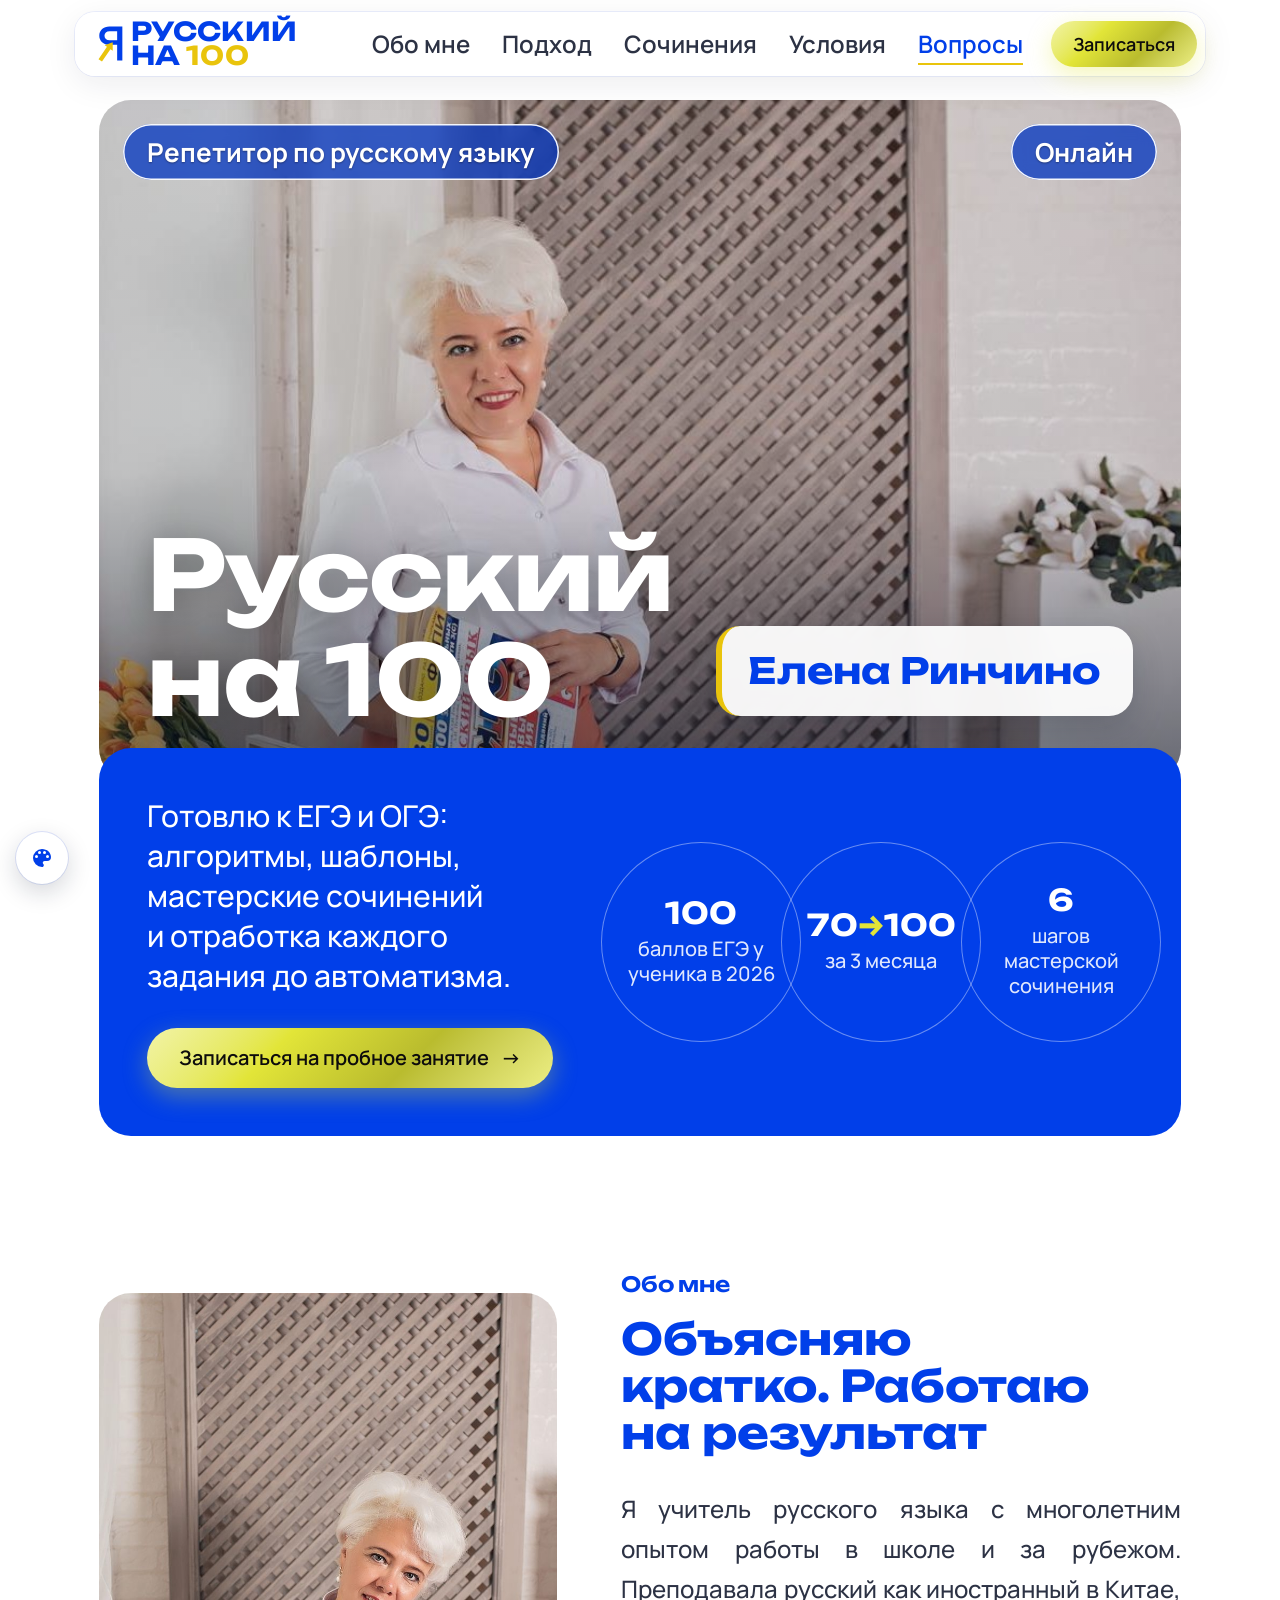
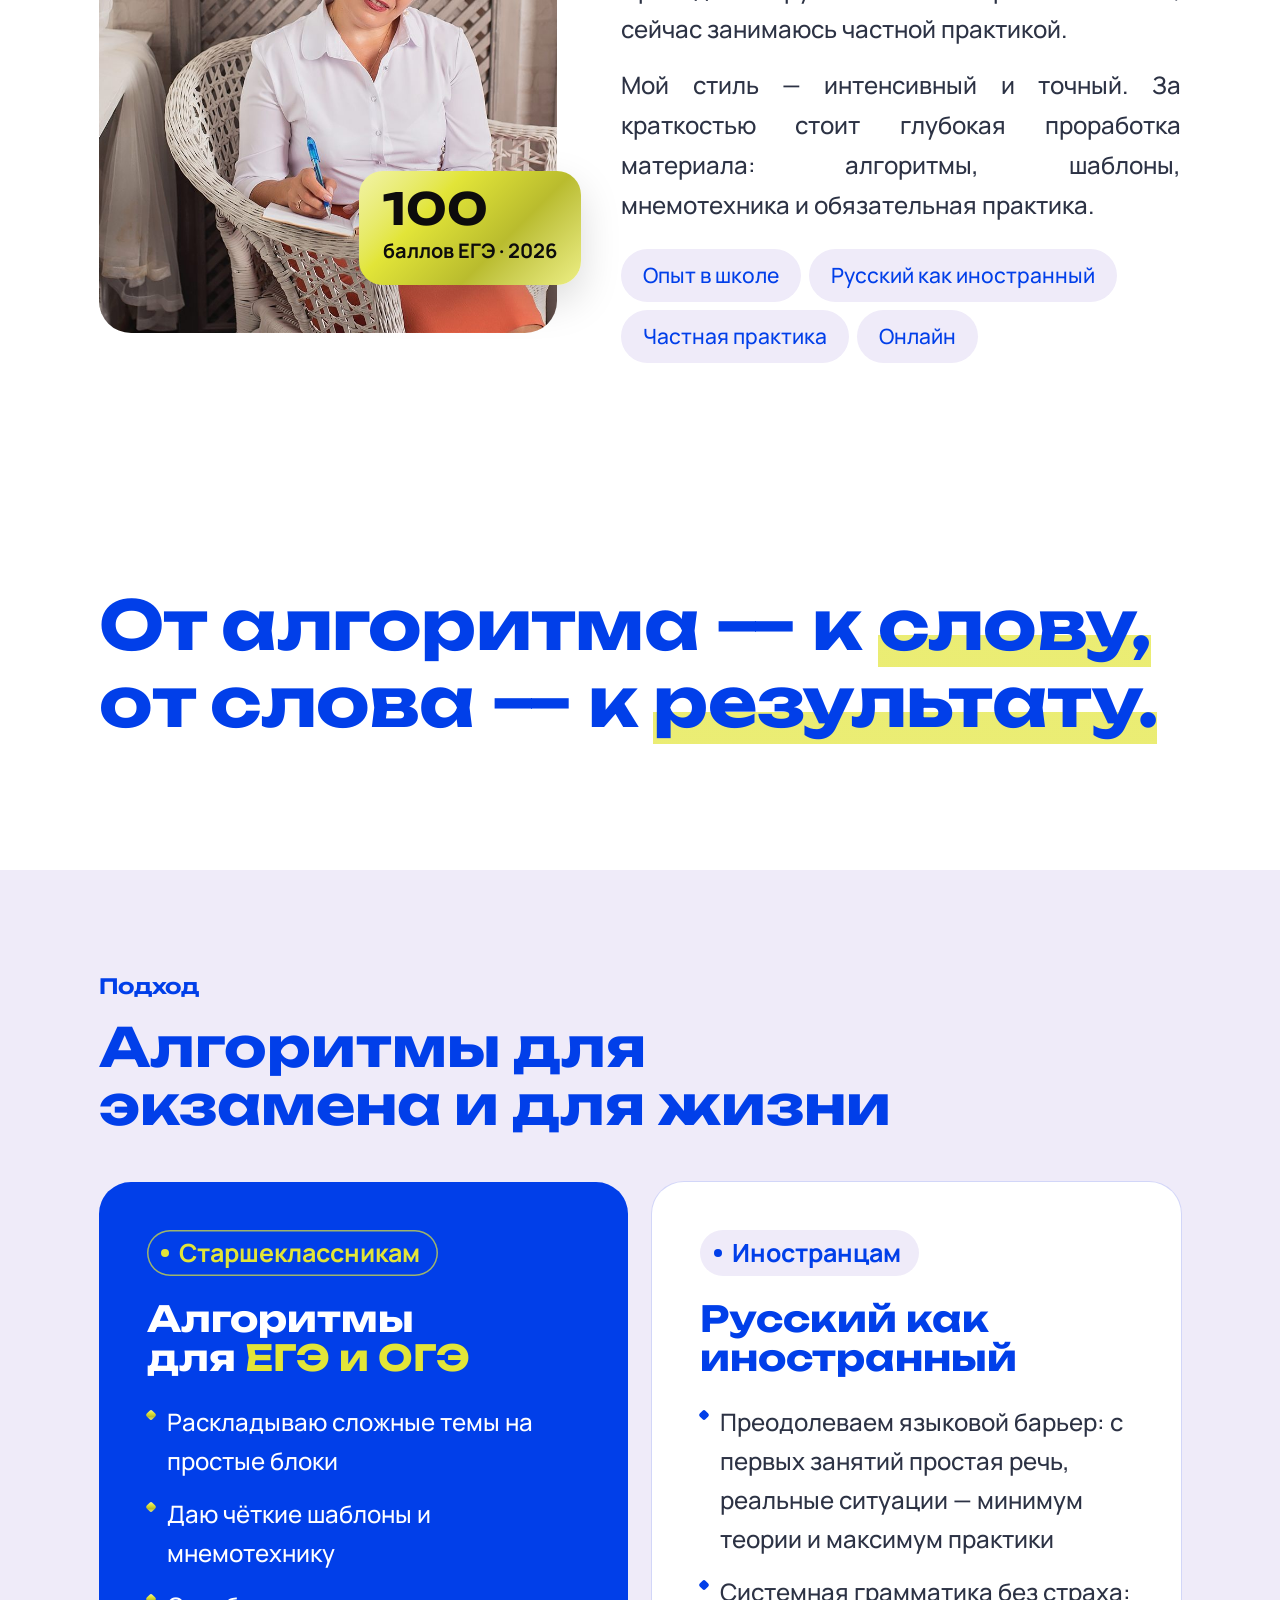
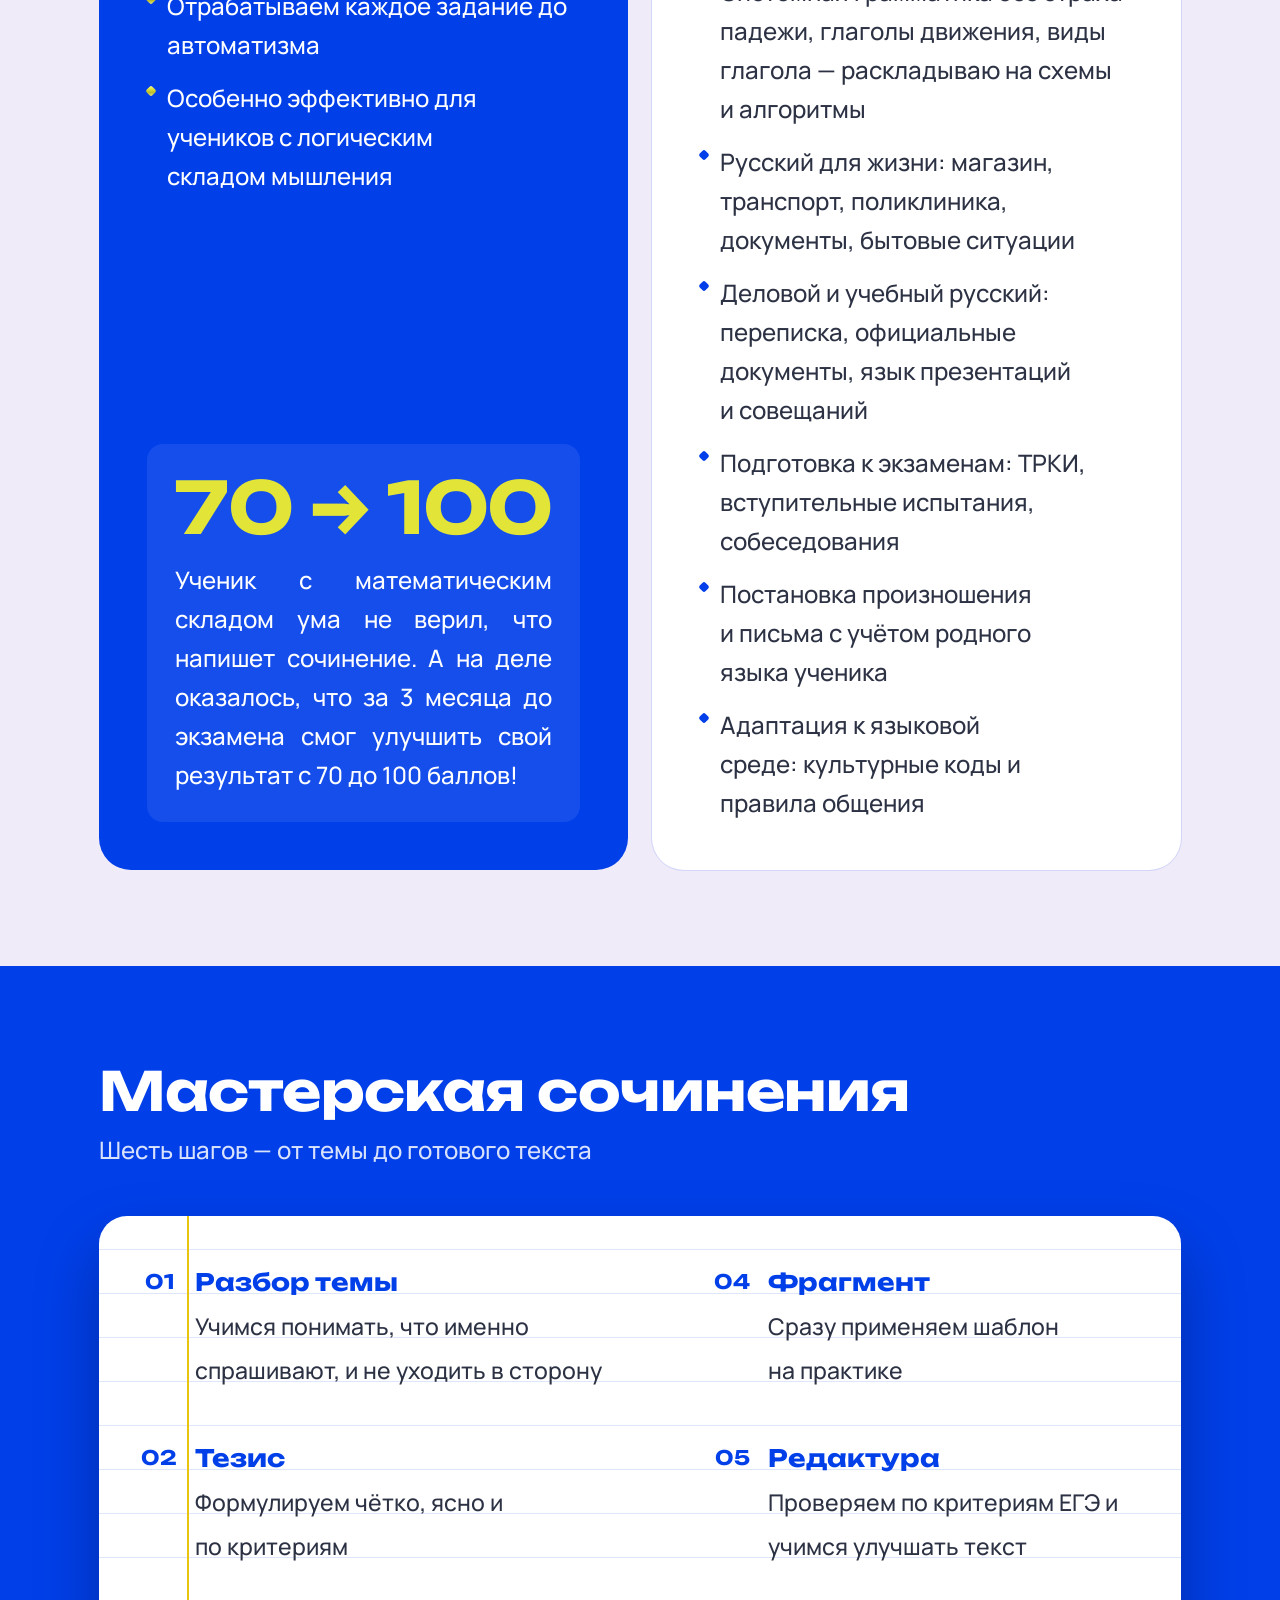
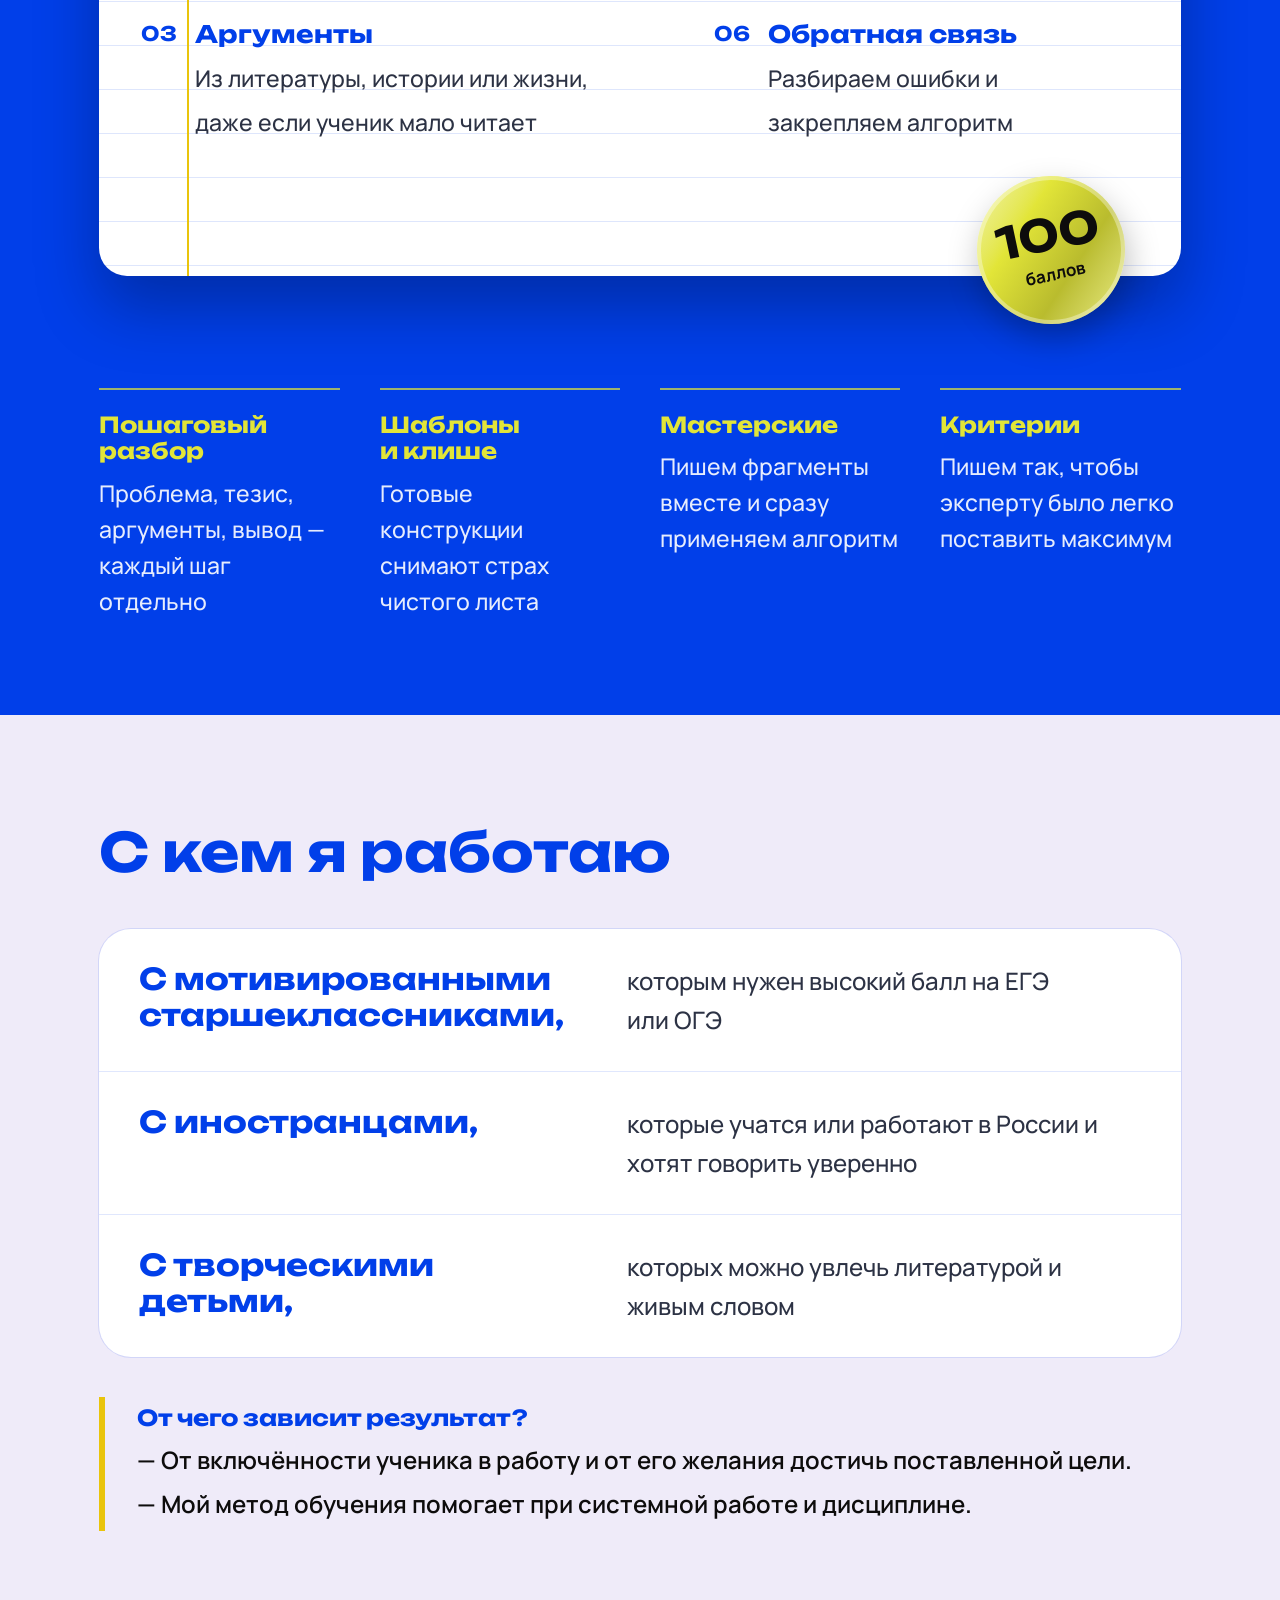
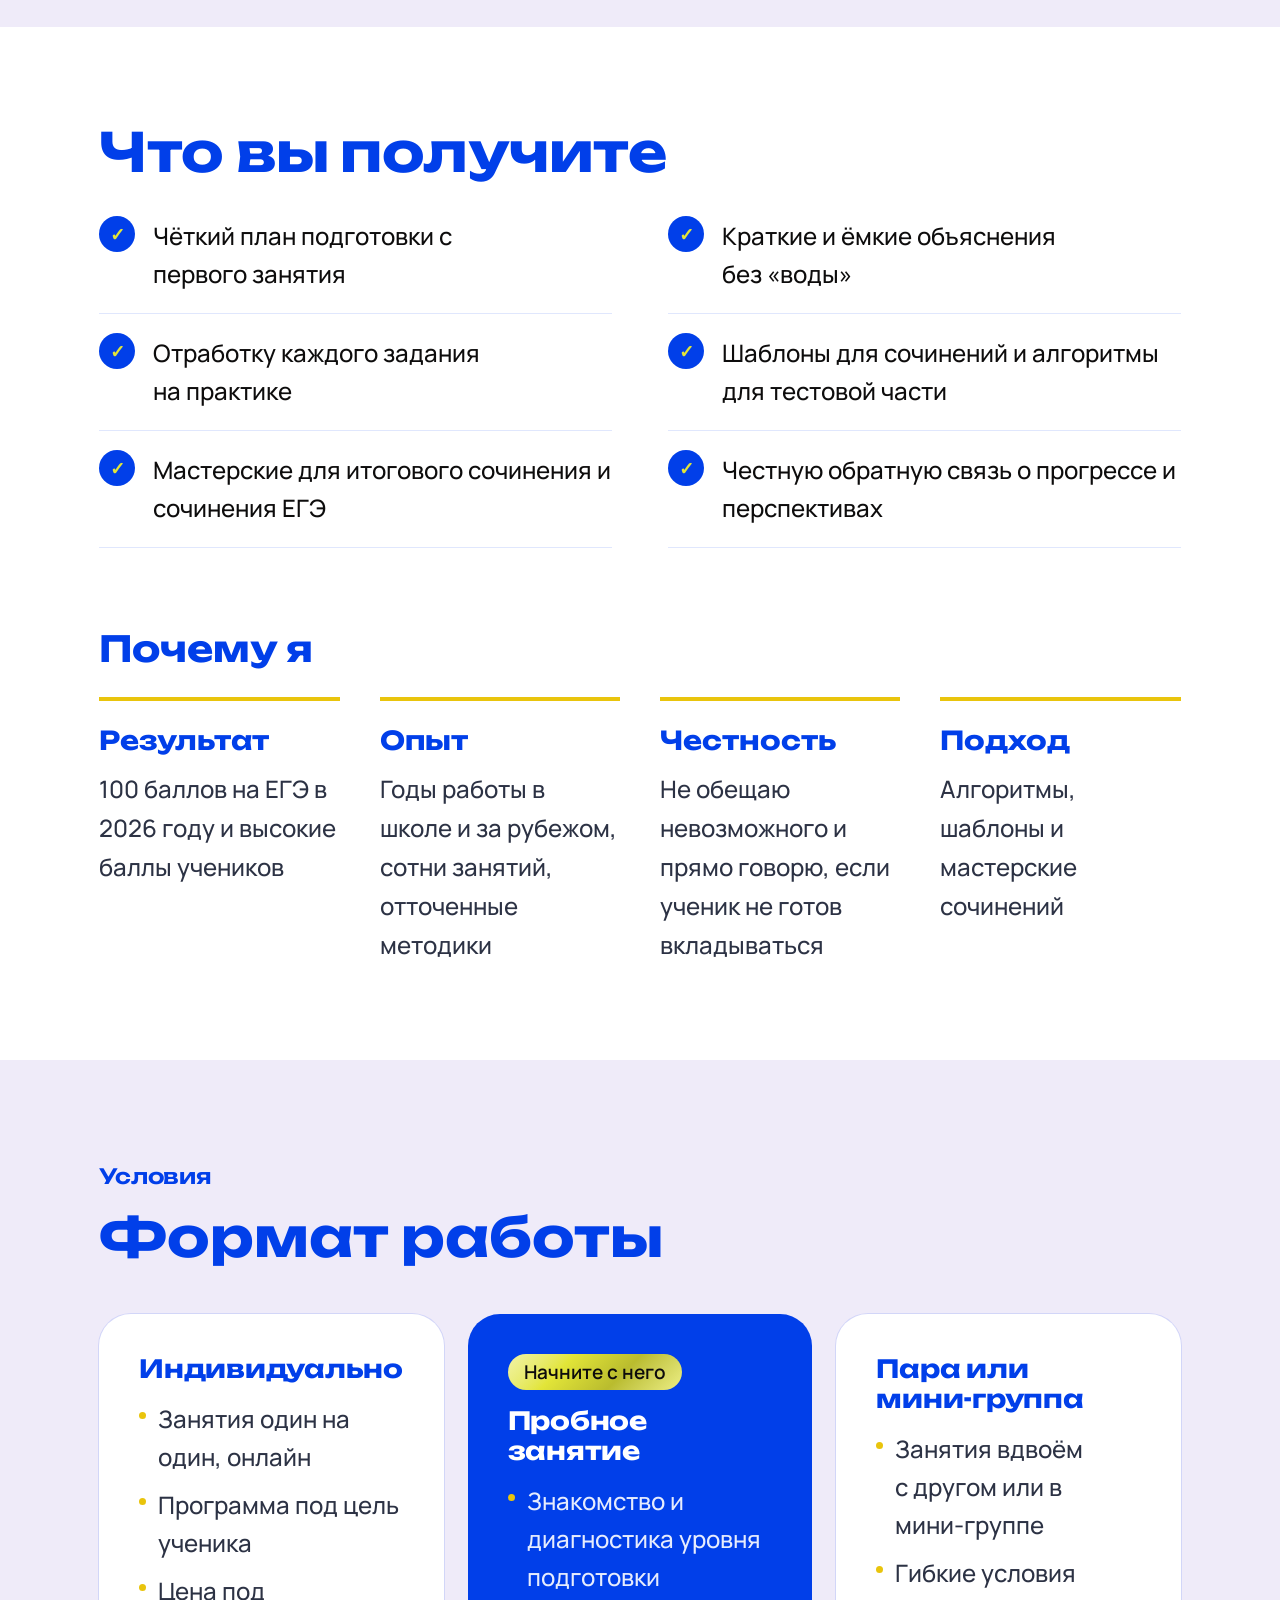
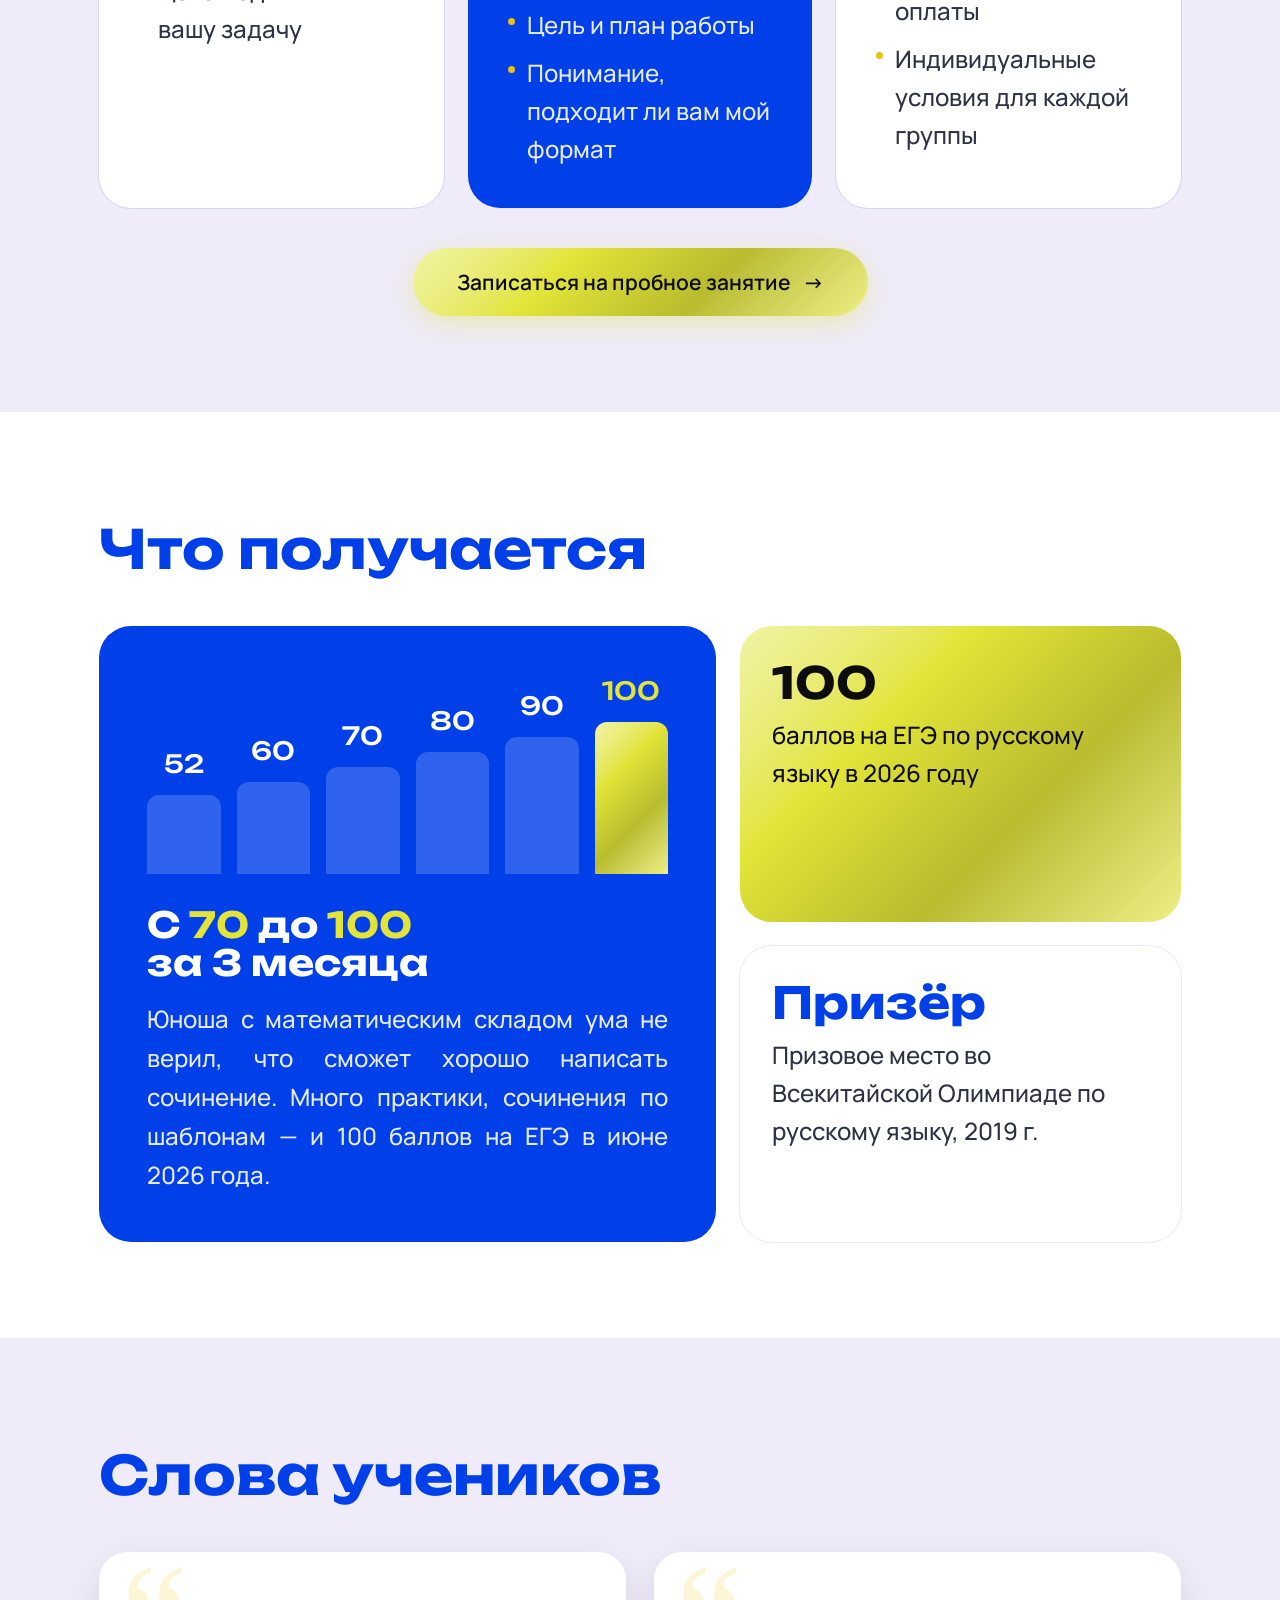
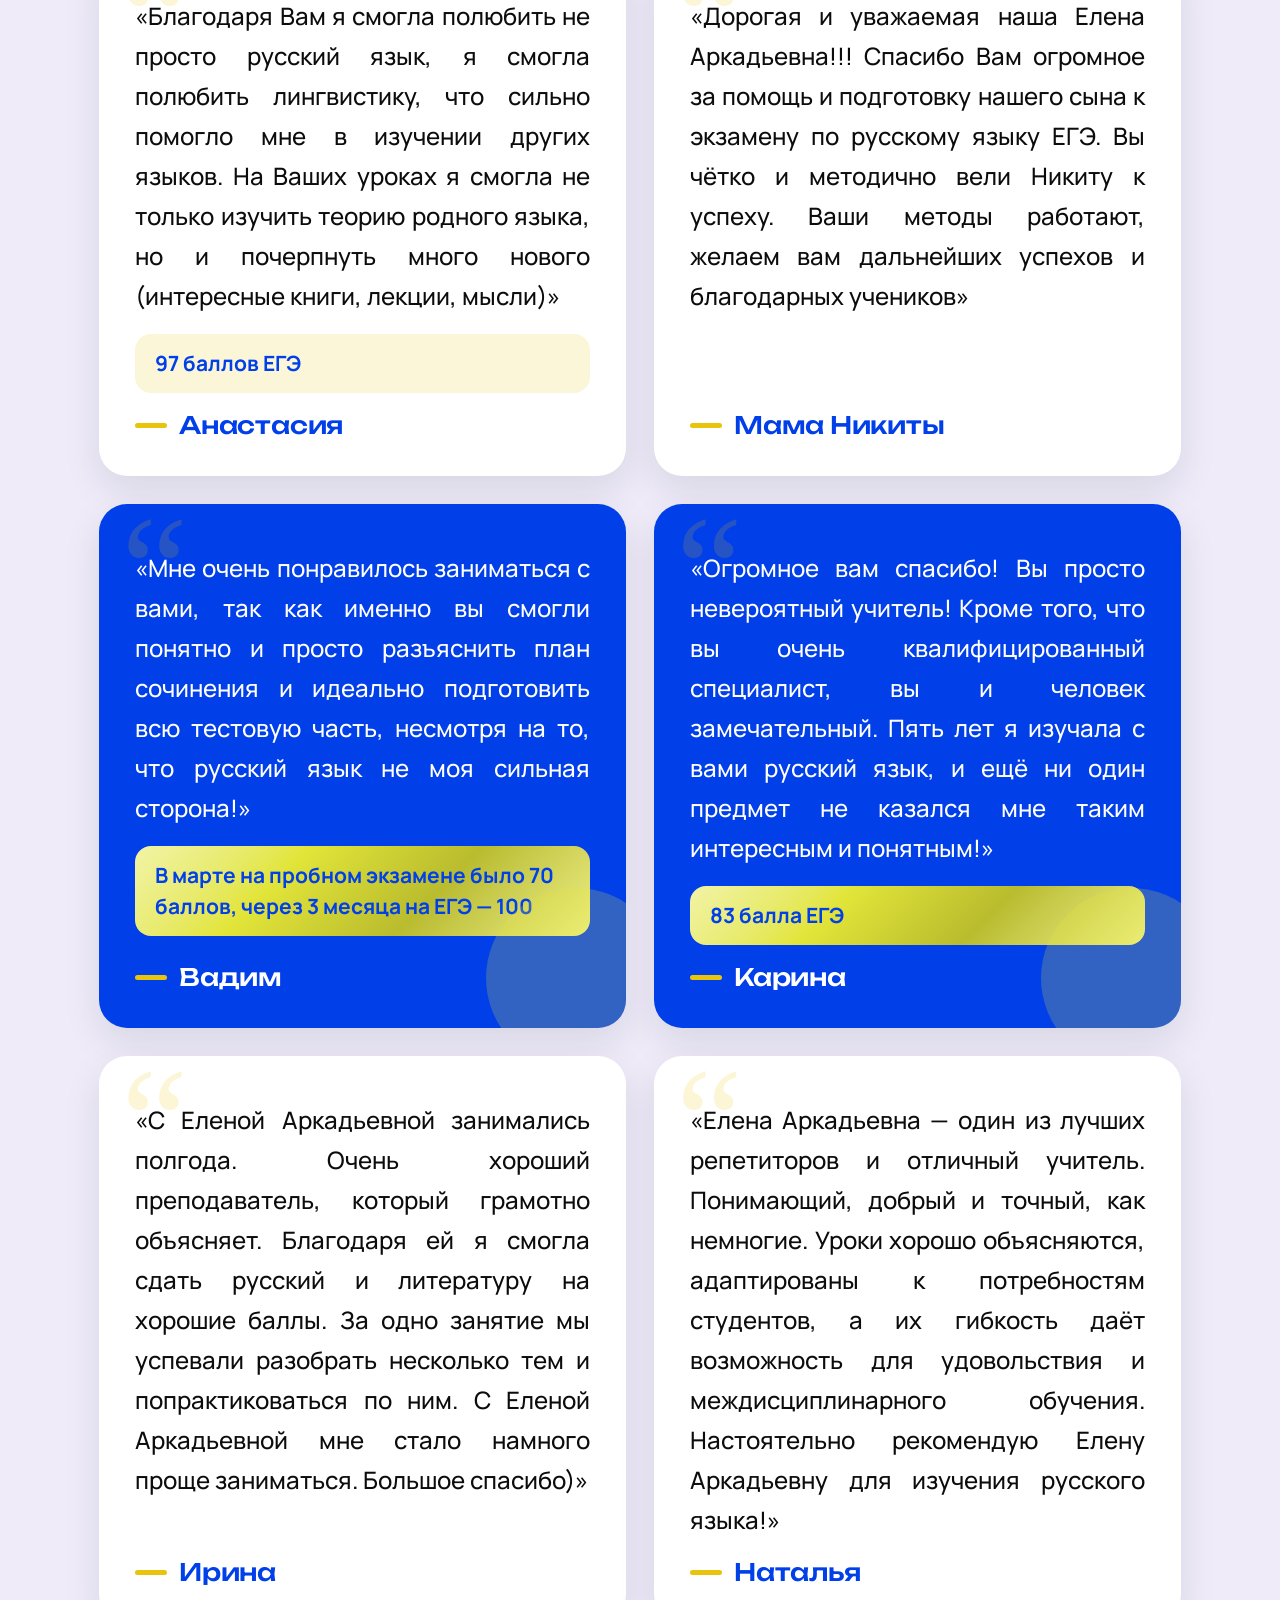
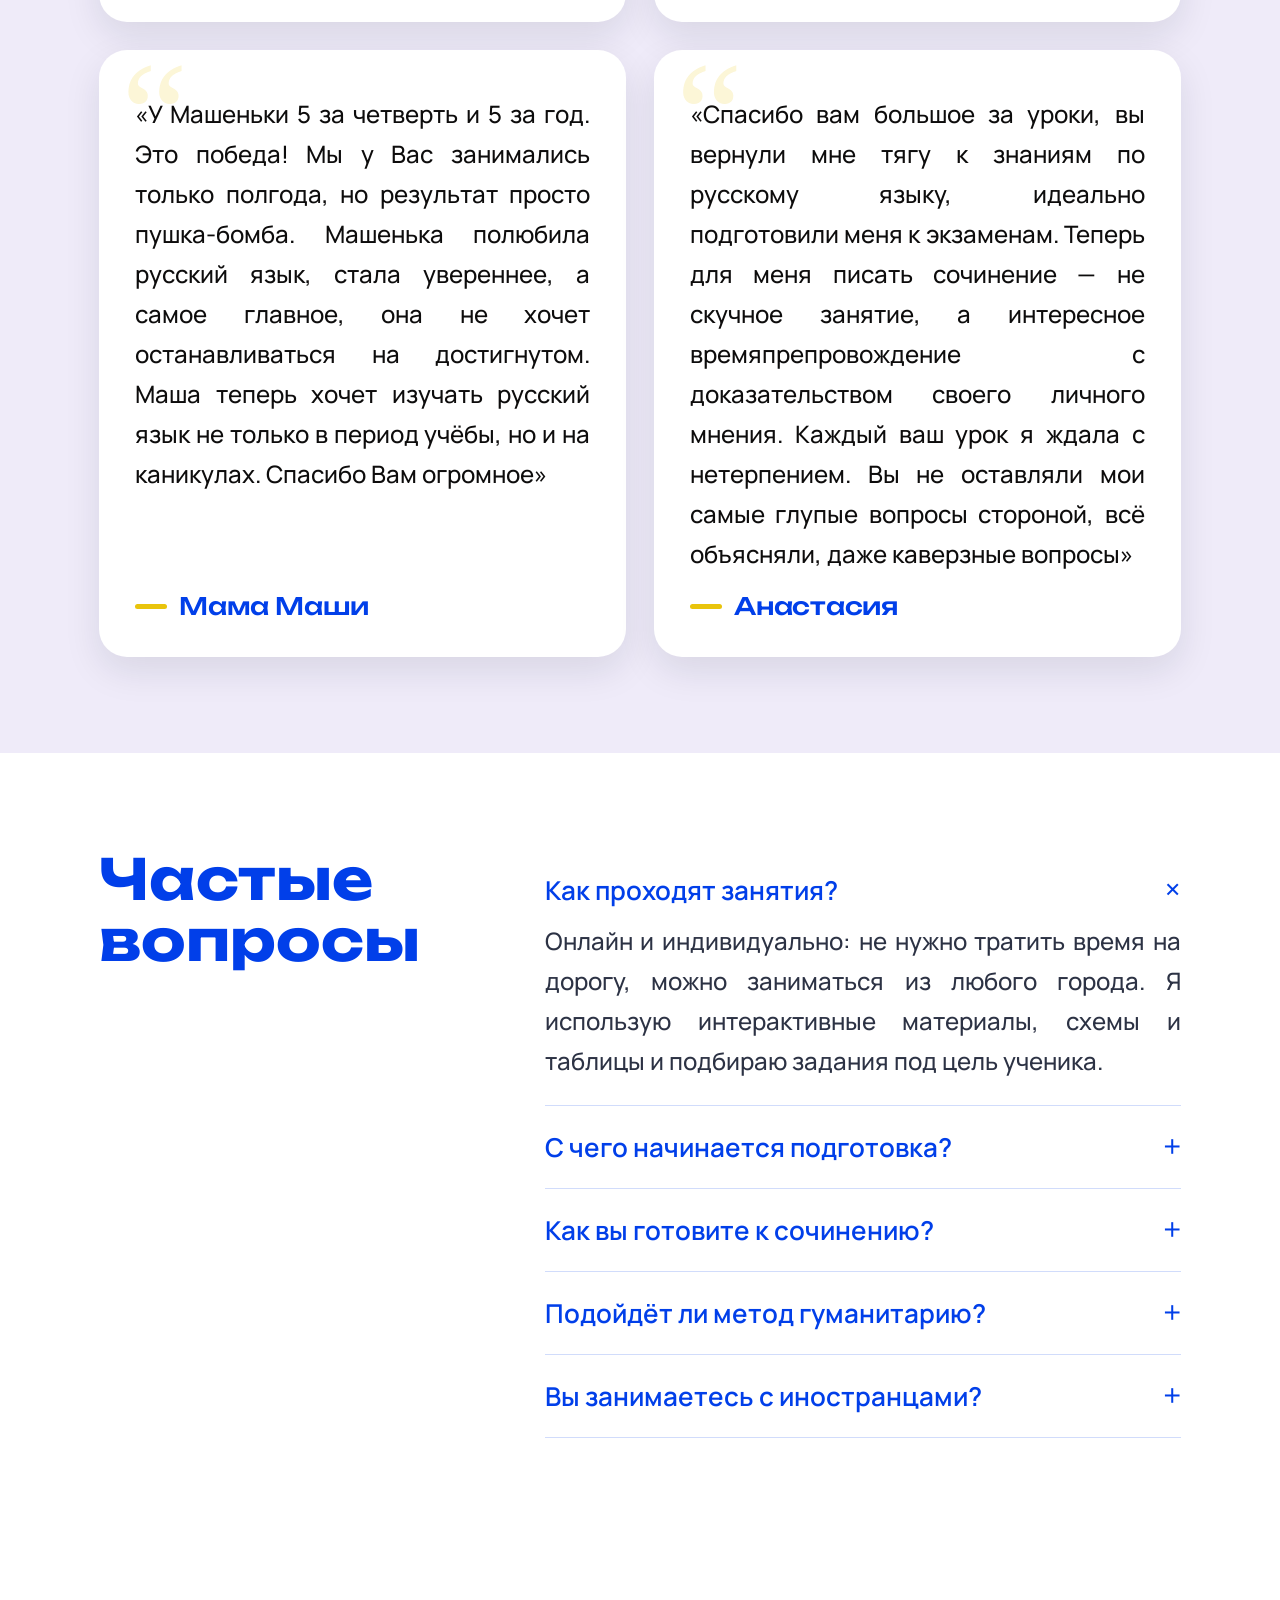
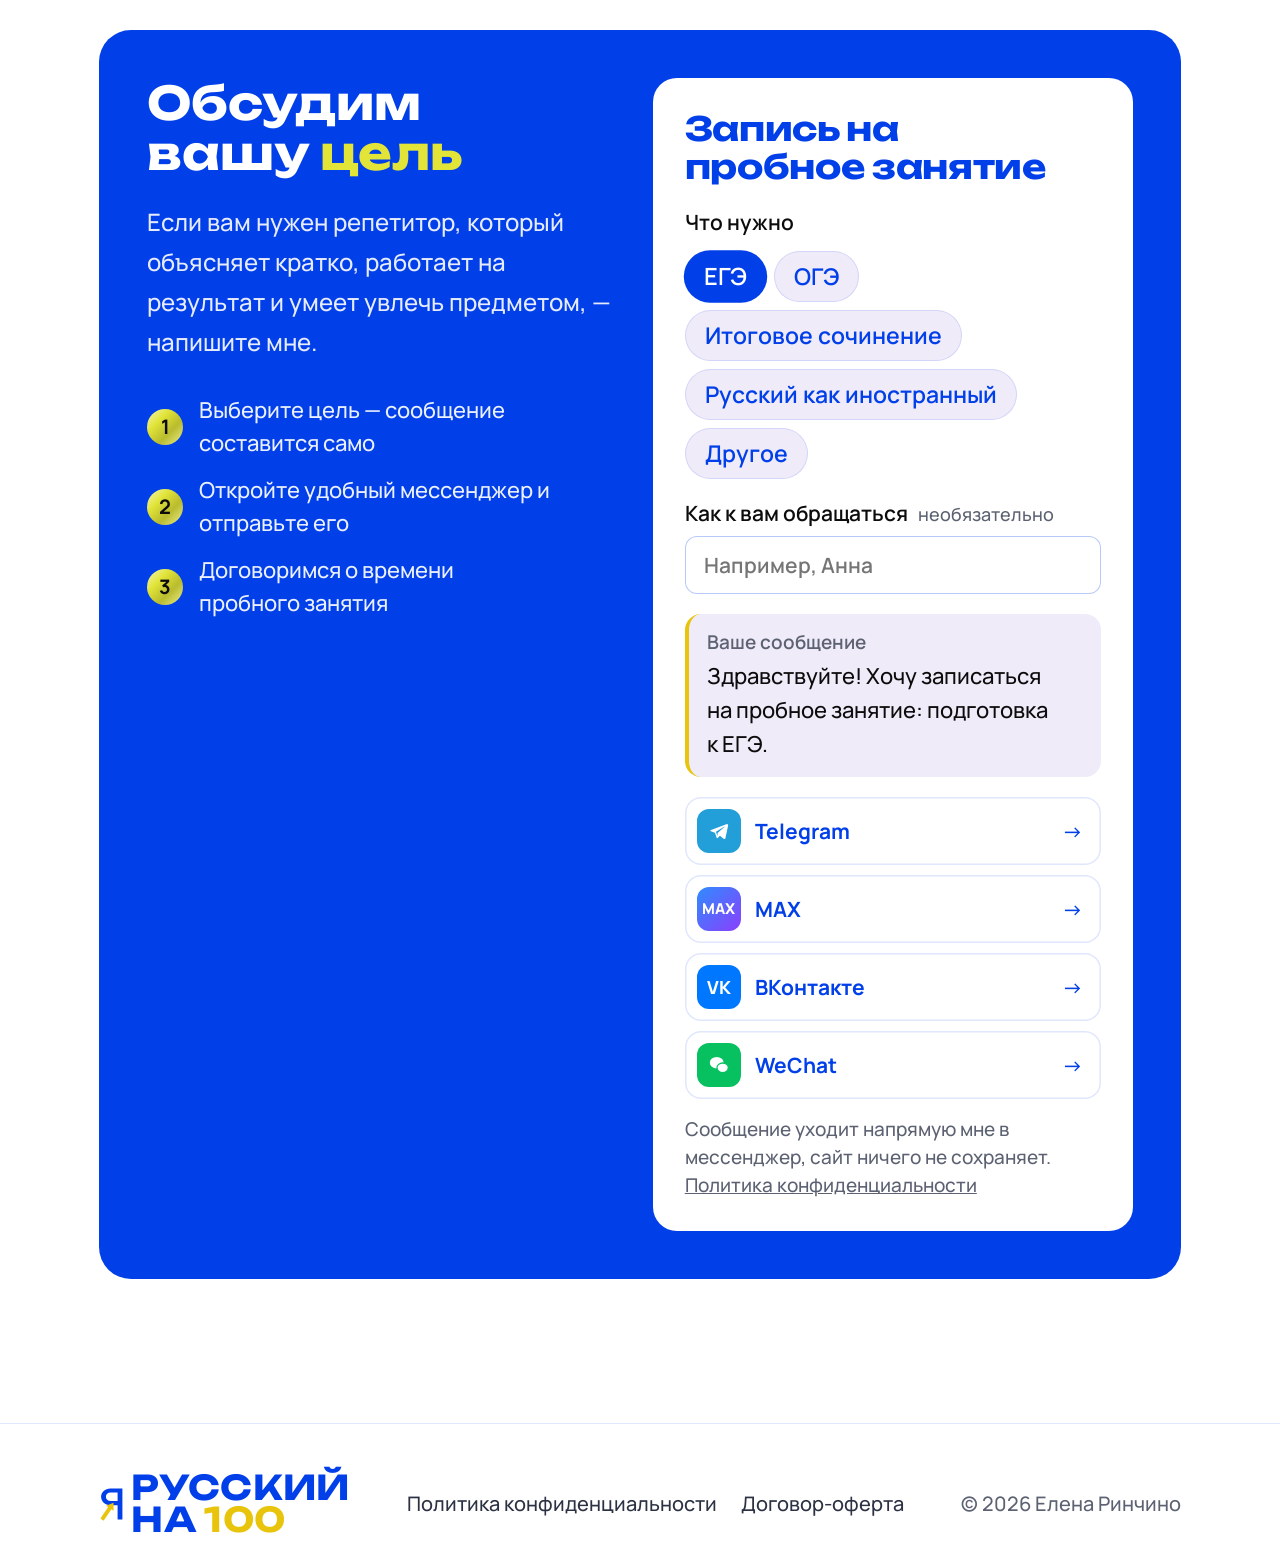
<file: index.html>
<!doctype html>
<html lang="ru">
<head>
<meta charset="utf-8">
<meta name="viewport" content="width=device-width, initial-scale=1">
<script src="js/theme.js?v=20261124z6"></script>
<title>Русский на 100 — репетитор по русскому языку, подготовка к ЕГЭ и ОГЭ</title>
<meta name="description" content="Репетитор по русскому языку Елена Ринчино: алгоритмы для ЕГЭ и ОГЭ, мастерские сочинений, онлайн и индивидуально. Ученик сдал ЕГЭ на 100 баллов в 2026 году.">
<meta property="og:title" content="Русский на 100 — подготовка к ЕГЭ и ОГЭ">
<meta property="og:description" content="От алгоритма к слову, от слова к результату. Онлайн, индивидуально.">
<meta property="og:image" content="img/photo2.jpg">
<meta name="theme-color" content="#1B3A8C">
<link rel="icon" href="img/favicon.svg" type="image/svg+xml">
<link rel="preconnect" href="https://fonts.googleapis.com"><link rel="preconnect" href="https://fonts.gstatic.com" crossorigin>
<link href="https://fonts.googleapis.com/css2?family=Unbounded:wght@600;700&family=Manrope:wght@400;500;600;700&display=swap" rel="stylesheet">
<script>document.documentElement.classList.add("js")</script>
<link rel="stylesheet" href="css/site.css?v=20261124z6">
</head>
<body class="v03" id="top">
<a class="skip" href="#main">Перейти к содержанию</a>

<header class="hdr"><div class="bar">
  <a class="logo" href="#top" aria-label="Русский на 100 — на главную"><svg viewBox="0 0 80 120" width="29" height="44" aria-hidden="true"><path fill-rule="evenodd" d="M78 8 H38 C20 8 7 20 7 36 C7 52 20 64 38 64 H62 V112 H78 Z M62 22 H39 C29 22 23 28 23 36 C23 44 29 50 39 50 H62 Z" fill="#1B3A8C"/><polygon points="4.64,108.33 15.36,115.67 41.36,77.67 48.4,82.5 48.4,55.85 23.6,65.5 30.64,70.33" fill="#E2E538"/></svg><span class="wm" >Русский<br>на <b>100</b></span></a>
  <nav aria-label="Разделы"><a href="#about">Обо мне</a><a href="#approach">Подход</a><a href="#essay">Сочинения</a><a href="#price">Условия</a><a href="#faq">Вопросы</a></nav>
  <a class="btn pri sm" href="#contact">Записаться</a>
  <button class="burger" type="button" aria-label="Меню" aria-expanded="false" aria-controls="mpanel"><i></i><i></i><i></i></button>
</div></header>
<div class="mpanel" id="mpanel" aria-hidden="true"><a href="#about">Обо мне</a><a href="#approach">Подход</a><a href="#essay">Сочинения</a><a href="#price">Условия</a><a href="#faq">Вопросы</a><a href="#contact">Контакты</a><a class="btn pri full" href="#contact">Записаться на пробное <span class="ar" aria-hidden="true">→</span></a></div>

<main id="main">

<section class="wrap h-ov" aria-labelledby="h1">
  <div class="ph"><img src="img/photo2.jpg" alt="Елена Ринчино, репетитор по русскому языку" fetchpriority="high">
    <div class="tags"><span>Репетитор по русскому языку</span><span>Онлайн</span></div>
    <h1 id="h1" class="disp">Русский<br>на 100</h1>
    <div class="hello"><b>Елена Ринчино</b></div></div>
  <div class="panel"><div class="pl"><p>Готовлю к ЕГЭ и ОГЭ: алгоритмы, шаблоны, мастерские сочинений и отработка каждого задания до автоматизма.</p>
    <a class="btn pri" href="#contact">Записаться на пробное занятие <span class="ar" aria-hidden="true">→</span></a></div>
    <div class="circ"><div><b>100</b><span>баллов ЕГЭ у ученика в 2026</span></div><div><b>70<i>→</i>100</b><span>за 3 месяца</span></div><div><b>6</b><span>шагов мастерской сочинения</span></div></div></div>
</section>

<section class="sec" id="about"><div class="wrap about rv">
  <div class="ph"><img src="img/photo1.jpg" alt="Елена Ринчино с пособием для подготовки к ЕГЭ" loading="lazy"><div class="badge"><b>100</b><span>баллов ЕГЭ · 2026</span></div></div>
  <div class="txt"><span class="eyb">Обо мне</span><h2>Объясняю кратко. Работаю на результат</h2>
    <p class="pretty">Я учитель русского языка с многолетним опытом работы в школе и за рубежом. Преподавала русский как иностранный в Китае, сейчас занимаюсь частной практикой.</p>
    <p class="pretty">Мой стиль — интенсивный и точный. За краткостью стоит глубокая проработка материала: алгоритмы, шаблоны, мнемотехника и обязательная практика.</p>
    <div class="facts"><span class="chip">Опыт в школе</span><span class="chip">Русский как иностранный</span><span class="chip">Частная практика</span><span class="chip">Онлайн</span></div></div>
</div></section>

<section class="tl" aria-label="Девиз"><div class="wrap"><p data-tl><span class="">От</span> <span class="">алгоритма</span>&nbsp;<span class="">—</span> <span class="">к</span>&nbsp;<span class="acc">слову,</span><br> <span class="">от</span> <span class="">слова</span>&nbsp;<span class="">—</span> <span class="">к</span>&nbsp;<span class="acc">результату.</span></p></div></section>

<section class="sec sfbg" id="approach"><div class="wrap">
  <div class="shd rv"><div><span class="eyb">Подход</span><h2>Алгоритмы для экзамена и для жизни</h2></div></div>
  <div class="ap rv">
    <article class="apc a1"><span class="n">Старшеклассникам</span><h3>Алгоритмы для <b>ЕГЭ и ОГЭ</b></h3><ul><li>Раскладываю сложные темы на простые блоки</li><li>Даю чёткие шаблоны и мнемотехнику</li><li>Отрабатываем каждое задание до автоматизма</li><li>Особенно эффективно для учеников с логическим складом мышления</li></ul>
      <div class="case"><b>70 → 100</b>Ученик с математическим складом ума не верил, что напишет сочинение. А на деле оказалось, что за 3 месяца до экзамена смог улучшить свой результат с 70 до 100 баллов!</div></article>
    <article class="apc a2"><span class="n">Иностранцам</span><h3>Русский <b>как иностранный</b></h3><ul><li>Преодолеваем языковой барьер: с первых занятий простая речь, реальные ситуации — минимум теории и максимум практики</li><li>Системная грамматика без страха: падежи, глаголы движения, виды глагола — раскладываю на схемы и алгоритмы</li><li>Русский для жизни: магазин, транспорт, поликлиника, документы, бытовые ситуации</li><li>Деловой и учебный русский: переписка, официальные документы, язык презентаций и совещаний</li><li>Подготовка к экзаменам: ТРКИ, вступительные испытания, собеседования</li><li>Постановка произношения и письма с учётом родного языка ученика</li><li>Адаптация к языковой среде: культурные коды и правила общения</li></ul></article>
  </div>
</div></section>

<section class="sec ink" id="essay"><div class="wrap ess">
  <div class="ess-hd rv"><h2>Мастерская сочинения</h2><p>Шесть шагов — от темы до готового текста</p></div>
  <div class="sheet rv"><ol class="steps"><li class="step"><b>01</b><h3>Разбор темы</h3><p>Учимся понимать, что именно спрашивают, и не уходить в сторону</p></li><li class="step"><b>02</b><h3>Тезис</h3><p>Формулируем чётко, ясно и по критериям</p></li><li class="step"><b>03</b><h3>Аргументы</h3><p>Из литературы, истории или жизни, даже если ученик мало читает</p></li><li class="step"><b>04</b><h3>Фрагмент</h3><p>Сразу применяем шаблон на практике</p></li><li class="step"><b>05</b><h3>Редактура</h3><p>Проверяем по критериям ЕГЭ и учимся улучшать текст</p></li><li class="step"><b>06</b><h3>Обратная связь</h3><p>Разбираем ошибки и закрепляем алгоритм</p></li></ol><div class="grade" aria-hidden="true"><b>100</b><span>баллов</span></div></div>
  <div class="tmpl rv"><div><h3>Пошаговый разбор</h3><p>Проблема, тезис, аргументы, вывод — каждый шаг отдельно</p></div><div><h3>Шаблоны и клише</h3><p>Готовые конструкции снимают страх чистого листа</p></div><div><h3>Мастерские</h3><p>Пишем фрагменты вместе и сразу применяем алгоритм</p></div><div><h3>Критерии</h3><p>Пишем так, чтобы эксперту было легко поставить максимум</p></div></div>
</div></section>

<section class="sec sfbg"><div class="wrap">
  <div class="shd rv"><div><h2>С кем я работаю</h2></div></div>
  <div class="who2 rv"><div class="whoc y"><ul><li><h3>С мотивированными старшеклассниками,</h3><p>которым нужен высокий балл на ЕГЭ или ОГЭ</p></li><li><h3>С иностранцами,</h3><p>которые учатся или работают в России и хотят говорить уверенно</p></li><li><h3>С творческими детьми,</h3><p>которых можно увлечь литературой и живым словом</p></li></ul></div>
  <div class="whoc n"><h3>От чего зависит результат?</h3><ul><li>— От включённости ученика в работу и от его желания достичь поставленной цели.</li><li>— Мой метод обучения помогает при системной работе и дисциплине.</li></ul></div></div>
</div></section>

<section class="sec"><div class="wrap fmt rv">
  <div class="get"><h2>Что вы получите</h2><ul><li>Чёткий план подготовки с первого занятия</li><li>Краткие и ёмкие объяснения без «воды»</li><li>Отработку каждого задания на практике</li><li>Шаблоны для сочинений и алгоритмы для тестовой части</li><li>Мастерские для итогового сочинения и сочинения ЕГЭ</li><li>Честную обратную связь о прогрессе и перспективах</li></ul></div>
  <div class="whyb"><h3>Почему я</h3><div class="why"><div><h4>Результат</h4><p>100 баллов на ЕГЭ в 2026 году и высокие баллы учеников</p></div><div><h4>Опыт</h4><p>Годы работы в школе и за рубежом, сотни занятий, отточенные методики</p></div><div><h4>Честность</h4><p>Не обещаю невозможного и прямо говорю, если ученик не готов вкладываться</p></div><div><h4>Подход</h4><p>Алгоритмы, шаблоны и мастерские сочинений</p></div></div>
</div></section>

<section class="sec sfbg" id="price"><div class="wrap">
  <div class="shd rv"><div><span class="eyb">Условия</span><h2>Формат работы</h2></div></div>
  <div class="price rv">
    <div class="pc"><h3>Индивидуально</h3><ul><li>Занятия один на один, онлайн</li><li>Программа под цель ученика</li><li>Цена под вашу задачу</li></ul></div>
    <div class="pc hi"><span class="tg">Начните с него</span><h3>Пробное занятие</h3><ul><li>Знакомство и диагностика уровня подготовки</li><li>Цель и план работы</li><li>Понимание, подходит ли вам мой формат</li></ul></div>
    <div class="pc"><h3>Пара или мини-группа</h3><ul><li>Занятия вдвоём с другом или в мини-группе</li><li>Гибкие условия оплаты</li><li>Индивидуальные условия для каждой группы</li></ul></div>
  </div>
  <div class="price-cta rv"><a class="btn pri" href="#contact">Записаться на пробное занятие <span class="ar" aria-hidden="true">→</span></a></div>
</div></section>

<section class="sec"><div class="wrap">
  <div class="shd rv"><div><h2>Что получается</h2></div></div>
  <div class="res rv"><div class="rbig"><div class="ch" aria-hidden="true"><i class="" style="height:52%"><span>52</span></i><i class="" style="height:60%"><span>60</span></i><i class="" style="height:70%"><span>70</span></i><i class="" style="height:80%"><span>80</span></i><i class="" style="height:90%"><span>90</span></i><i class="on" style="height:100%"><span>100</span></i></div>
    <div><h3>С <b>70</b> до <b>100</b> за 3 месяца</h3><p class="pretty" style="margin-top:16px">Юноша с математическим складом ума не верил, что сможет хорошо написать сочинение. Много практики, сочинения по шаблонам — и 100 баллов на ЕГЭ в июне 2026 года.</p></div></div>
  <div class="rcol"><div class="rsm"><b>100</b><p>баллов на ЕГЭ по русскому языку в 2026 году</p></div><div class="rsm"><b>Призёр</b><p>Призовое место во Всекитайской Олимпиаде по русскому языку, 2019&nbsp;г.</p></div></div></div>
</div></section>

<section class="sec sfbg" id="reviews"><div class="wrap">
  <div class="shd rv"><div><h2>Слова учеников</h2></div></div>
  <div class="revs rv">
    <figure class="rev"><blockquote>«Благодаря Вам я смогла полюбить не просто русский язык, я смогла полюбить лингвистику, что сильно помогло мне в изучении других языков. На Ваших уроках я смогла не только изучить теорию родного языка, но и почерпнуть много нового (интересные книги, лекции, мысли)»</blockquote><p class="res-note">97 баллов ЕГЭ</p><figcaption>Анастасия</figcaption></figure>
    <figure class="rev"><blockquote>«Дорогая и уважаемая наша Елена Аркадьевна!!! Спасибо Вам огромное за помощь и подготовку нашего сына к экзамену по русскому языку ЕГЭ. Вы чётко и методично вели Никиту к успеху. Ваши методы работают, желаем вам дальнейших успехов и благодарных учеников»</blockquote><figcaption>Мама Никиты</figcaption></figure>
    <figure class="rev feat"><blockquote>«Мне очень понравилось заниматься с вами, так как именно вы смогли понятно и просто разъяснить план сочинения и идеально подготовить всю тестовую часть, несмотря на то, что русский язык не моя сильная сторона!»</blockquote><p class="res-note">В марте на пробном экзамене было 70 баллов, через 3 месяца на ЕГЭ — 100</p><figcaption>Вадим</figcaption></figure>
    <figure class="rev feat"><blockquote>«Огромное вам спасибо! Вы просто невероятный учитель! Кроме того, что вы очень квалифицированный специалист, вы и человек замечательный. Пять лет я изучала с вами русский язык, и ещё ни один предмет не казался мне таким интересным и понятным!»</blockquote><p class="res-note">83 балла ЕГЭ</p><figcaption>Карина</figcaption></figure>
    <figure class="rev"><blockquote>«С Еленой Аркадьевной занимались полгода. Очень хороший преподаватель, который грамотно объясняет. Благодаря ей я смогла сдать русский и литературу на хорошие баллы. За одно занятие мы успевали разобрать несколько тем и попрактиковаться по ним. С Еленой Аркадьевной мне стало намного проще заниматься. Большое спасибо)»</blockquote><figcaption>Ирина</figcaption></figure>
    <figure class="rev"><blockquote>«Елена Аркадьевна — один из лучших репетиторов и отличный учитель. Понимающий, добрый и точный, как немногие. Уроки хорошо объясняются, адаптированы к потребностям студентов, а их гибкость даёт возможность для удовольствия и междисциплинарного обучения. Настоятельно рекомендую Елену Аркадьевну для изучения русского языка!»</blockquote><figcaption>Наталья</figcaption></figure>
    <figure class="rev"><blockquote>«У Машеньки 5 за четверть и 5 за год. Это победа! Мы у Вас занимались только полгода, но результат просто пушка-бомба. Машенька полюбила русский язык, стала увереннее, а самое главное, она не хочет останавливаться на достигнутом. Маша теперь хочет изучать русский язык не только в период учёбы, но и на каникулах. Спасибо Вам огромное»</blockquote><figcaption>Мама Маши</figcaption></figure>
    <figure class="rev"><blockquote>«Спасибо вам большое за уроки, вы вернули мне тягу к знаниям по русскому языку, идеально подготовили меня к экзаменам. Теперь для меня писать сочинение — не скучное занятие, а интересное времяпрепровождение с доказательством своего личного мнения. Каждый ваш урок я ждала с нетерпением. Вы не оставляли мои самые глупые вопросы стороной, всё объясняли, даже каверзные вопросы»</blockquote><figcaption>Анастасия</figcaption></figure>
  </div>
</div></section>

<section class="sec" id="faq"><div class="wrap faq rv"><h2>Частые<br>вопросы</h2><div><details open><summary>Как проходят занятия?</summary><p>Онлайн и индивидуально: не нужно тратить время на дорогу, можно заниматься из любого города. Я использую интерактивные материалы, схемы и таблицы и подбираю задания под цель ученика.</p></details><details><summary>С чего начинается подготовка?</summary><p>С пробного занятия. Знакомимся, определяем уровень и цель, и с первого урока у ученика есть чёткий план подготовки.</p></details><details><summary>Как вы готовите к сочинению?</summary><p>Через мастерские: шесть шагов от разбора темы до обратной связи, готовые конструкции для вступления, основной части и заключения и отработка на реальных критериях ЕГЭ.</p></details><details><summary>Подойдёт ли метод гуманитарию?</summary><p>Да. Ученикам с логическим складом ума алгоритм особенно близок, а гуманитариям он даёт опору: вместо хаоса и ожидания вдохновения появляется понятная система.</p></details><details><summary>Вы занимаетесь с иностранцами?</summary><p>Да. Я преподавала русский как иностранный в Китае. Помогаю преодолеть языковой барьер, разложить грамматику на схемы, освоить русский для жизни, учёбы и работы и подготовиться к ТРКИ.</p></details></div></div></section>

<section class="sec" id="contact"><div class="wrap"><div class="fin rv">
  <div class="fin-l"><h2>Обсудим<br>вашу <b>цель</b></h2><p class="lead pretty">Если вам нужен репетитор, который объясняет кратко, работает на результат и умеет увлечь предметом, — напишите мне.</p>
    <ol class="how"><li><b>1</b>Выберите цель — сообщение составится само</li><li><b>2</b>Откройте удобный мессенджер и отправьте его</li><li><b>3</b>Договоримся о времени пробного занятия</li></ol></div>
  <div class="msg" data-msg data-tg="ELENA_RINCHINO" data-vk="id313068972" data-wechat="WECHAT_ID">
    <h3>Запись на пробное занятие</h3>
    <fieldset class="goals"><legend>Что нужно</legend>
      <label><input type="radio" name="goal" value="подготовка к ЕГЭ" checked><span>ЕГЭ</span></label>
      <label><input type="radio" name="goal" value="подготовка к ОГЭ"><span>ОГЭ</span></label>
      <label><input type="radio" name="goal" value="итоговое сочинение"><span>Итоговое сочинение</span></label>
      <label><input type="radio" name="goal" value="русский как иностранный"><span>Русский как иностранный</span></label>
      <label><input type="radio" name="goal" value=""><span>Другое</span></label>
    </fieldset>
    <label class="nm"><span>Как к вам обращаться <small>необязательно</small></span><input name="name" autocomplete="name" placeholder="Например, Анна"></label>
    <div class="prev"><span>Ваше сообщение</span><p data-preview>Здравствуйте! Хочу записаться на пробное занятие: подготовка к ЕГЭ.</p></div>
    <div class="mess">
      <a class="mb" data-m="tg" href="https://t.me/ELENA_RINCHINO" target="_blank" rel="noopener"><i class="ic tg" aria-hidden="true"><svg viewBox="0 0 24 24" width="22" height="22"><path fill="#fff" d="M20.7 4.3 3.4 11c-1.2.5-1.2 1.1-.2 1.4l4.4 1.4 1.7 5.2c.2.6.3.8.8.8.4 0 .6-.2.8-.4l2.1-2.1 4.4 3.3c.8.5 1.4.2 1.6-.8l2.9-13.6c.3-1.2-.4-1.7-1.2-1.4Zm-2.6 3.1-7.6 6.9-.3 3.2-1.5-4.6 8.9-5.6c.4-.3.8 0 .5.1Z"/></svg></i><span><b>Telegram</b></span><em aria-hidden="true">→</em></a>
      <a class="mb" data-m="max" href="https://max.ru/u/f9LHodD0cOLZn_haIigInpOX3PL6shkobf6C8e_Fd10epAjxDvaGoL2f32A" target="_blank" rel="noopener"><i class="ic mx" aria-hidden="true">MAX</i><span><b>MAX</b></span><em aria-hidden="true">→</em></a>
      <a class="mb" data-m="vk" href="https://vk.me/id313068972" target="_blank" rel="noopener"><i class="ic vk" aria-hidden="true">VK</i><span><b>ВКонтакте</b></span><em aria-hidden="true">→</em></a>
      <button class="mb" data-m="wc" type="button" aria-expanded="false" aria-controls="wcbox"><i class="ic wc" aria-hidden="true"><svg viewBox="0 0 24 24" width="22" height="22" fill="#fff"><ellipse cx="9.5" cy="9.5" rx="7.5" ry="6.3"/><ellipse cx="16" cy="15" rx="6.2" ry="5.2" stroke="#07C160" stroke-width="1.4"/></svg></i><span><b>WeChat</b></span><em aria-hidden="true">→</em></button>
    </div>
    <div class="wcbox" id="wcbox"><p>Отсканируйте QR-код камерой телефона — добавьте меня в WeChat и отправьте сообщение:</p>
      <img class="wcqr" src="img/wechat-qr.jpg" alt="QR-код WeChat Елены Ринчино" width="200" height="200" loading="lazy">
      <button type="button" class="cp wide" data-copy="msg">Скопировать сообщение</button></div>
    <p class="note" role="status" aria-live="polite"></p>
    <p class="agree">Сообщение уходит напрямую мне в мессенджер, сайт ничего не сохраняет. <a href="politika.html" data-doc="politika.html">Политика конфиденциальности</a></p>
  </div>
</div></div></section>
</main>

<footer class="foot"><div class="wrap"><a class="logo" href="#top" aria-label="Русский на 100 — на главную"><svg viewBox="0 0 80 120" width="24" height="36" aria-hidden="true"><path fill-rule="evenodd" d="M78 8 H38 C20 8 7 20 7 36 C7 52 20 64 38 64 H62 V112 H78 Z M62 22 H39 C29 22 23 28 23 36 C23 44 29 50 39 50 H62 Z" fill="#1B3A8C"/><polygon points="4.64,108.33 15.36,115.67 41.36,77.67 48.4,82.5 48.4,55.85 23.6,65.5 30.64,70.33" fill="#E2E538"/></svg><span class="wm" >Русский<br>на <b>100</b></span></a><nav aria-label="Документы"><a href="politika.html" data-doc="politika.html">Политика конфиденциальности</a><a href="oferta.html" data-doc="oferta.html">Договор-оферта</a></nav><span class="copy">© 2026 Елена Ринчино</span></div></footer>
<div class="dmodal" id="dmodal" aria-hidden="true"><div class="card" id="dcard"></div></div>
<script src="js/site.js?v=20261124z6"></script>
</body>
</html>
</file>
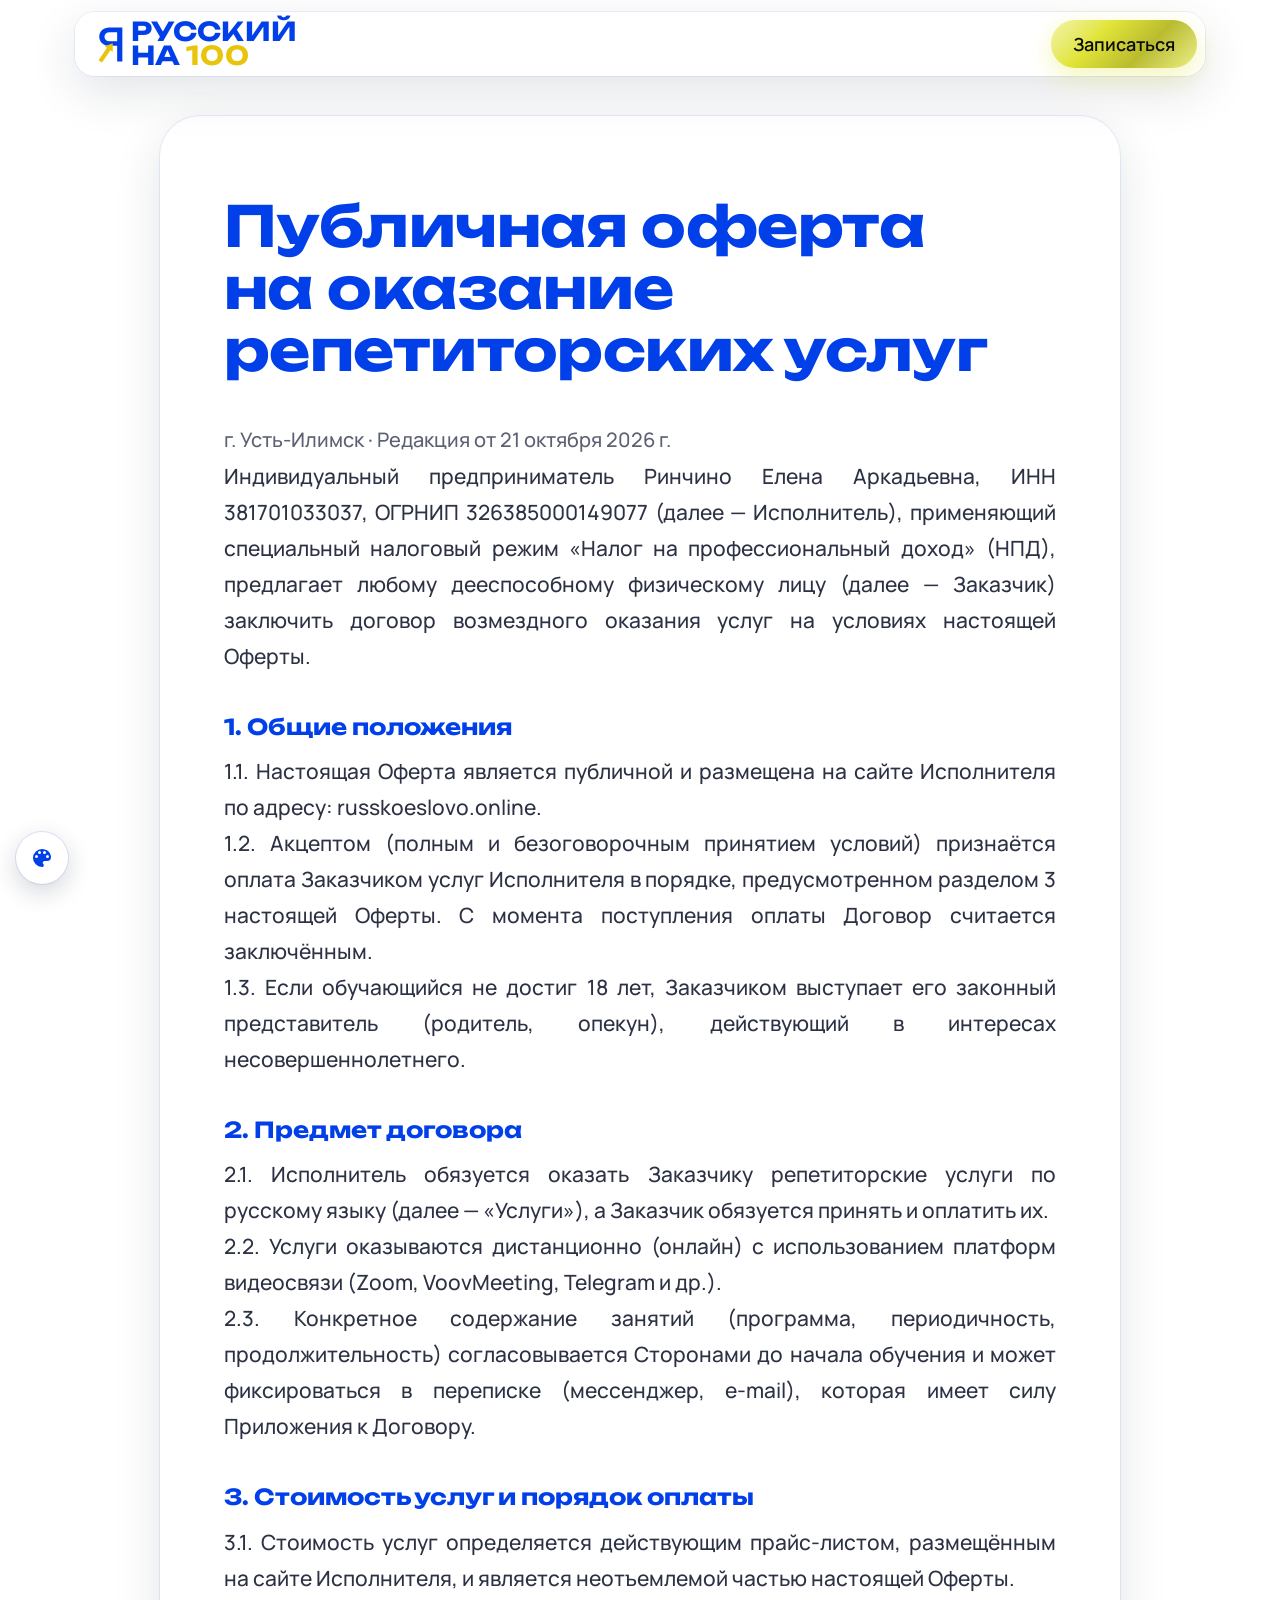
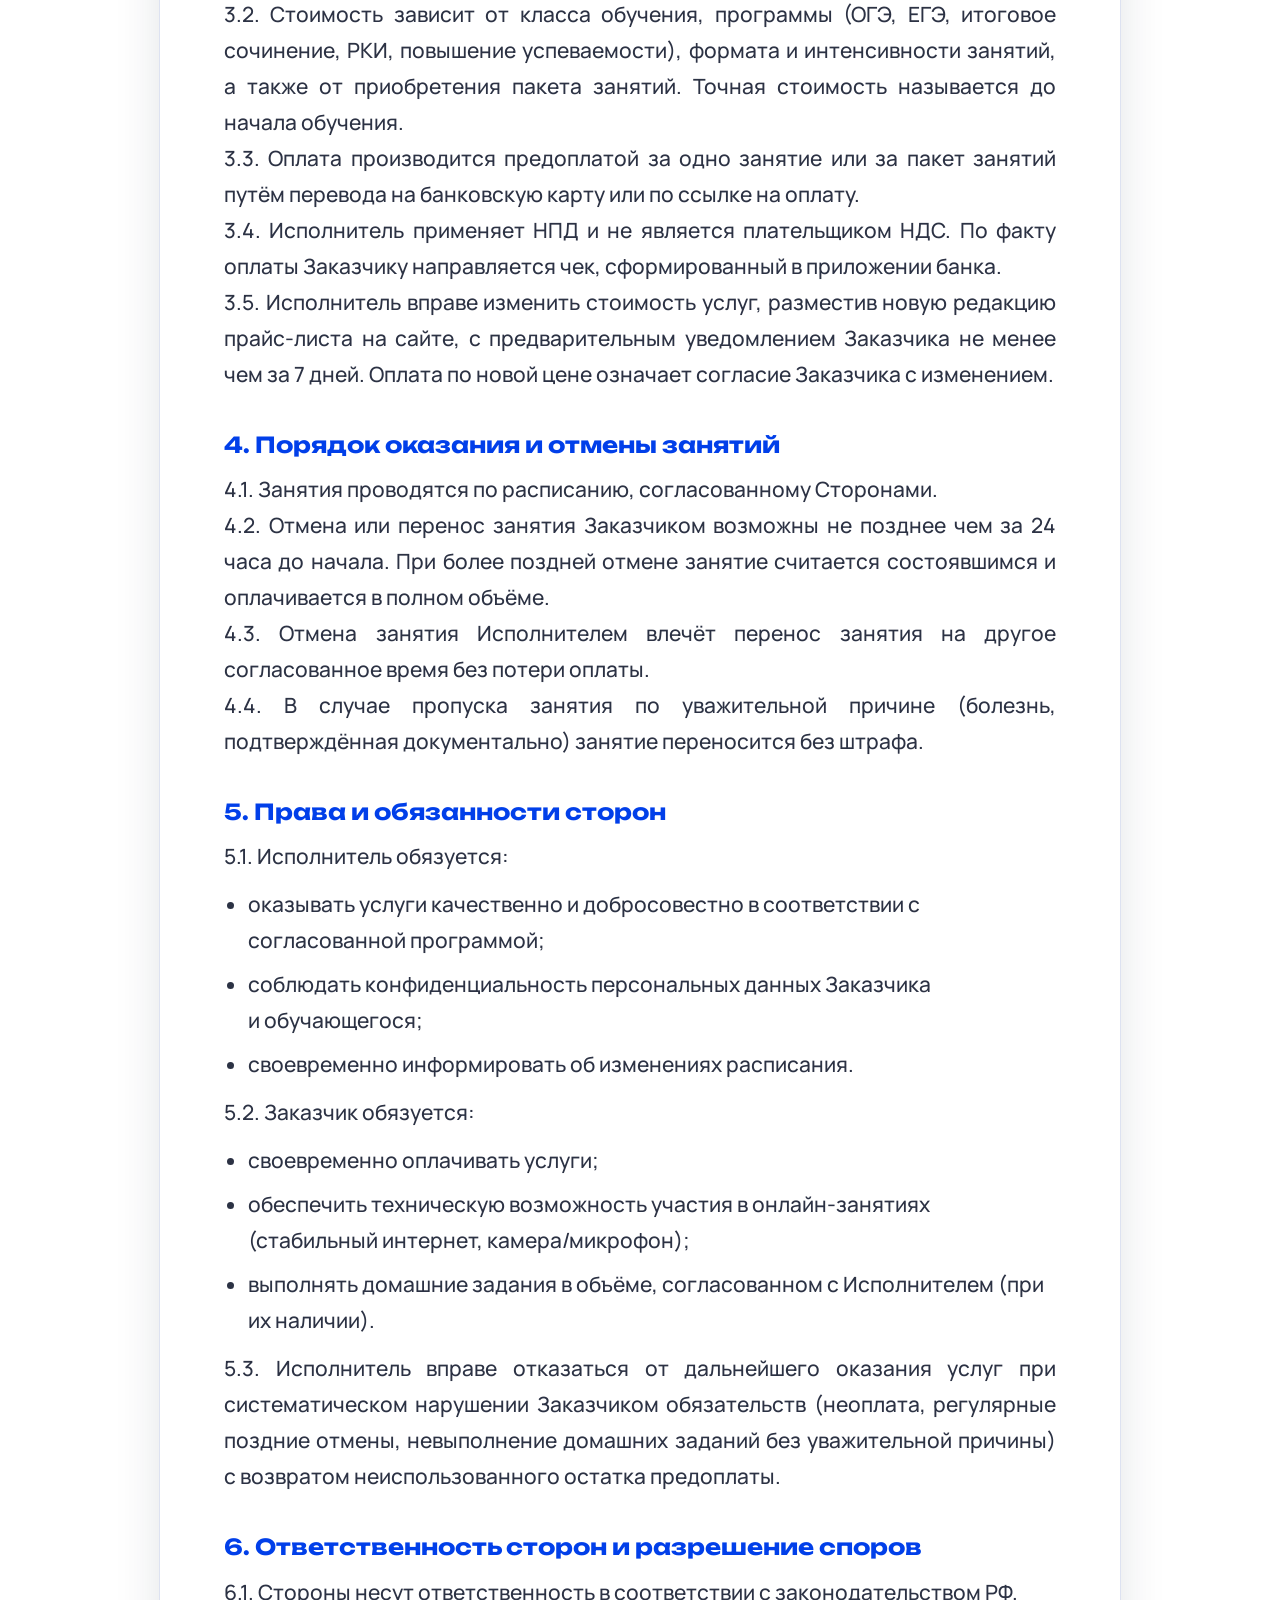
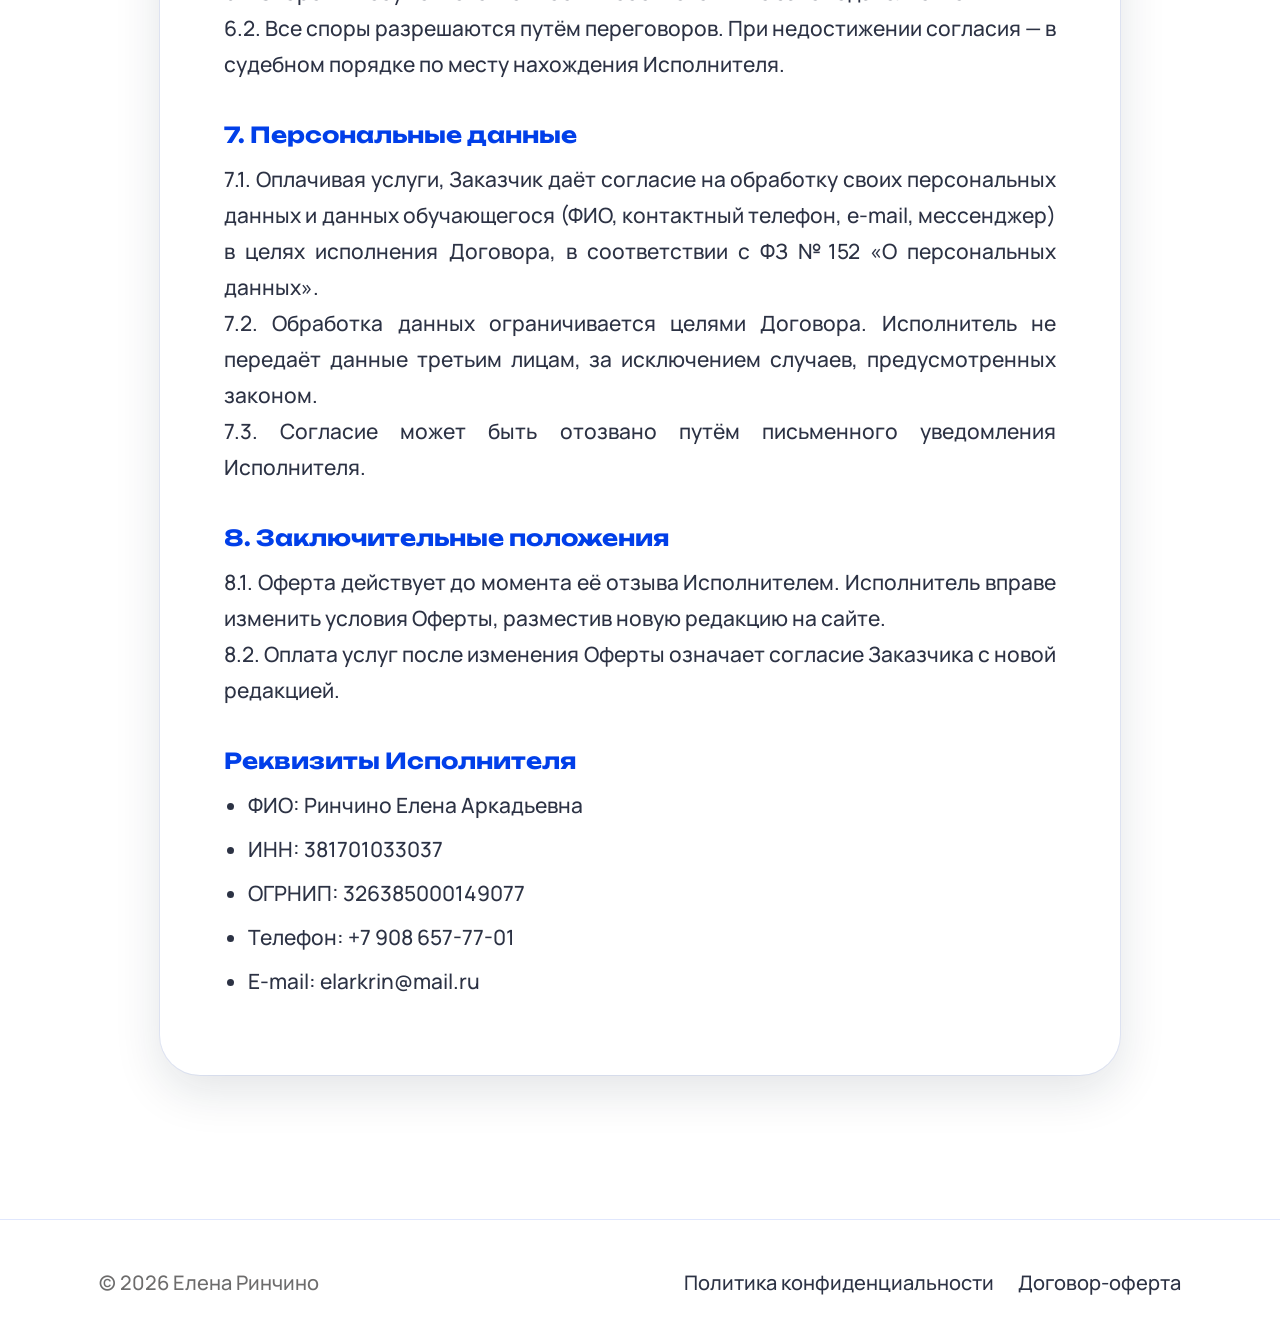
<file: oferta.html>
<!doctype html>
<html lang="ru">
<head>
<meta charset="utf-8">
<meta name="viewport" content="width=device-width, initial-scale=1">
<script src="js/theme.js?v=20261124z6"></script>
<title>Публичная оферта — Русский на 100</title>
<meta name="description" content="Публичный договор-оферта на оказание репетиторских услуг ИП Ринчино Е.А.">
<meta name="robots" content="noindex">
<link rel="icon" href="img/favicon.svg" type="image/svg+xml">
<link href="https://fonts.googleapis.com/css2?family=Unbounded:wght@600;700&family=Manrope:wght@400;500;600;700&display=swap" rel="stylesheet">
<link rel="stylesheet" href="css/site.css?v=20261124z6">
</head>
<body class="v03" id="top">
<header class="doc-hdr"><div class="bar">
  <a class="logo" href="index.html" aria-label="На главную"><svg viewBox="0 0 80 120" width="29" height="44" aria-hidden="true"><path fill-rule="evenodd" d="M78 8 H38 C20 8 7 20 7 36 C7 52 20 64 38 64 H62 V112 H78 Z M62 22 H39 C29 22 23 28 23 36 C23 44 29 50 39 50 H62 Z" fill="#1B3A8C"/><polygon points="4.64,108.33 15.36,115.67 41.36,77.67 48.4,82.5 48.4,55.85 23.6,65.5 30.64,70.33" fill="#E2E538"/></svg><span class="wm">Русский<br>на <b>100</b></span></a>
  <a class="btn pri sm" href="index.html#contact">Записаться</a>
</div></header>
<main id="main">
<div class="wrap doc"><div class="card">
<h1 class="disp">Публичная оферта<br>на оказание репетиторских услуг</h1>
<p class="meta">г. Усть-Илимск · Редакция от 21 октября 2026 г.</p>

<p>Индивидуальный предприниматель Ринчино Елена Аркадьевна, ИНН 381701033037, ОГРНИП 326385000149077 (далее — Исполнитель), применяющий специальный налоговый режим «Налог на профессиональный доход» (НПД), предлагает любому дееспособному физическому лицу (далее — Заказчик) заключить договор возмездного оказания услуг на условиях настоящей Оферты.</p>

<h2>1. Общие положения</h2>
<p>1.1. Настоящая Оферта является публичной и размещена на сайте Исполнителя по адресу: russkoeslovo.online.</p>
<p>1.2. Акцептом (полным и безоговорочным принятием условий) признаётся оплата Заказчиком услуг Исполнителя в порядке, предусмотренном разделом 3 настоящей Оферты. С момента поступления оплаты Договор считается заключённым.</p>
<p>1.3. Если обучающийся не достиг 18 лет, Заказчиком выступает его законный представитель (родитель, опекун), действующий в интересах несовершеннолетнего.</p>

<h2>2. Предмет договора</h2>
<p>2.1. Исполнитель обязуется оказать Заказчику репетиторские услуги по русскому языку (далее — «Услуги»), а Заказчик обязуется принять и оплатить их.</p>
<p>2.2. Услуги оказываются дистанционно (онлайн) с использованием платформ видеосвязи (Zoom, VoovMeeting, Telegram и др.).</p>
<p>2.3. Конкретное содержание занятий (программа, периодичность, продолжительность) согласовывается Сторонами до начала обучения и может фиксироваться в переписке (мессенджер, e-mail), которая имеет силу Приложения к Договору.</p>

<h2>3. Стоимость услуг и порядок оплаты</h2>
<p>3.1. Стоимость услуг определяется действующим прайс-листом, размещённым на сайте Исполнителя, и является неотъемлемой частью настоящей Оферты.</p>
<p>3.2. Стоимость зависит от класса обучения, программы (ОГЭ, ЕГЭ, итоговое сочинение, РКИ, повышение успеваемости), формата и интенсивности занятий, а также от приобретения пакета занятий. Точная стоимость называется до начала обучения.</p>
<p>3.3. Оплата производится предоплатой за одно занятие или за пакет занятий путём перевода на банковскую карту или по ссылке на оплату.</p>
<p>3.4. Исполнитель применяет НПД и не является плательщиком НДС. По факту оплаты Заказчику направляется чек, сформированный в приложении банка.</p>
<p>3.5. Исполнитель вправе изменить стоимость услуг, разместив новую редакцию прайс-листа на сайте, с предварительным уведомлением Заказчика не менее чем за 7 дней. Оплата по новой цене означает согласие Заказчика с изменением.</p>

<h2>4. Порядок оказания и отмены занятий</h2>
<p>4.1. Занятия проводятся по расписанию, согласованному Сторонами.</p>
<p>4.2. Отмена или перенос занятия Заказчиком возможны не позднее чем за 24 часа до начала. При более поздней отмене занятие считается состоявшимся и оплачивается в полном объёме.</p>
<p>4.3. Отмена занятия Исполнителем влечёт перенос занятия на другое согласованное время без потери оплаты.</p>
<p>4.4. В случае пропуска занятия по уважительной причине (болезнь, подтверждённая документально) занятие переносится без штрафа.</p>

<h2>5. Права и обязанности сторон</h2>
<p>5.1. Исполнитель обязуется:</p>
<ul>
<li>оказывать услуги качественно и добросовестно в соответствии с согласованной программой;</li>
<li>соблюдать конфиденциальность персональных данных Заказчика и обучающегося;</li>
<li>своевременно информировать об изменениях расписания.</li>
</ul>
<p>5.2. Заказчик обязуется:</p>
<ul>
<li>своевременно оплачивать услуги;</li>
<li>обеспечить техническую возможность участия в онлайн-занятиях (стабильный интернет, камера/микрофон);</li>
<li>выполнять домашние задания в объёме, согласованном с Исполнителем (при их наличии).</li>
</ul>
<p>5.3. Исполнитель вправе отказаться от дальнейшего оказания услуг при систематическом нарушении Заказчиком обязательств (неоплата, регулярные поздние отмены, невыполнение домашних заданий без уважительной причины) с возвратом неиспользованного остатка предоплаты.</p>

<h2>6. Ответственность сторон и разрешение споров</h2>
<p>6.1. Стороны несут ответственность в соответствии с законодательством РФ.</p>
<p>6.2. Все споры разрешаются путём переговоров. При недостижении согласия — в судебном порядке по месту нахождения Исполнителя.</p>

<h2>7. Персональные данные</h2>
<p>7.1. Оплачивая услуги, Заказчик даёт согласие на обработку своих персональных данных и данных обучающегося (ФИО, контактный телефон, e-mail, мессенджер) в целях исполнения Договора, в соответствии с ФЗ №152 «О персональных данных».</p>
<p>7.2. Обработка данных ограничивается целями Договора. Исполнитель не передаёт данные третьим лицам, за исключением случаев, предусмотренных законом.</p>
<p>7.3. Согласие может быть отозвано путём письменного уведомления Исполнителя.</p>

<h2>8. Заключительные положения</h2>
<p>8.1. Оферта действует до момента её отзыва Исполнителем. Исполнитель вправе изменить условия Оферты, разместив новую редакцию на сайте.</p>
<p>8.2. Оплата услуг после изменения Оферты означает согласие Заказчика с новой редакцией.</p>

<h2>Реквизиты Исполнителя</h2>
<ul>
<li>ФИО: Ринчино Елена Аркадьевна</li>
<li>ИНН: 381701033037</li>
<li>ОГРНИП: 326385000149077</li>
<li>Телефон: +7 908 657-77-01</li>
<li>E-mail: elarkrin@mail.ru</li>
</ul>
</div></div></main>
<footer class="foot"><div class="wrap"><span style="opacity:.6">© 2026 Елена Ринчино</span><nav aria-label="Документы"><a href="politika.html">Политика конфиденциальности</a><a href="oferta.html">Договор-оферта</a></nav></div></footer>
</body>
</html>
</file>
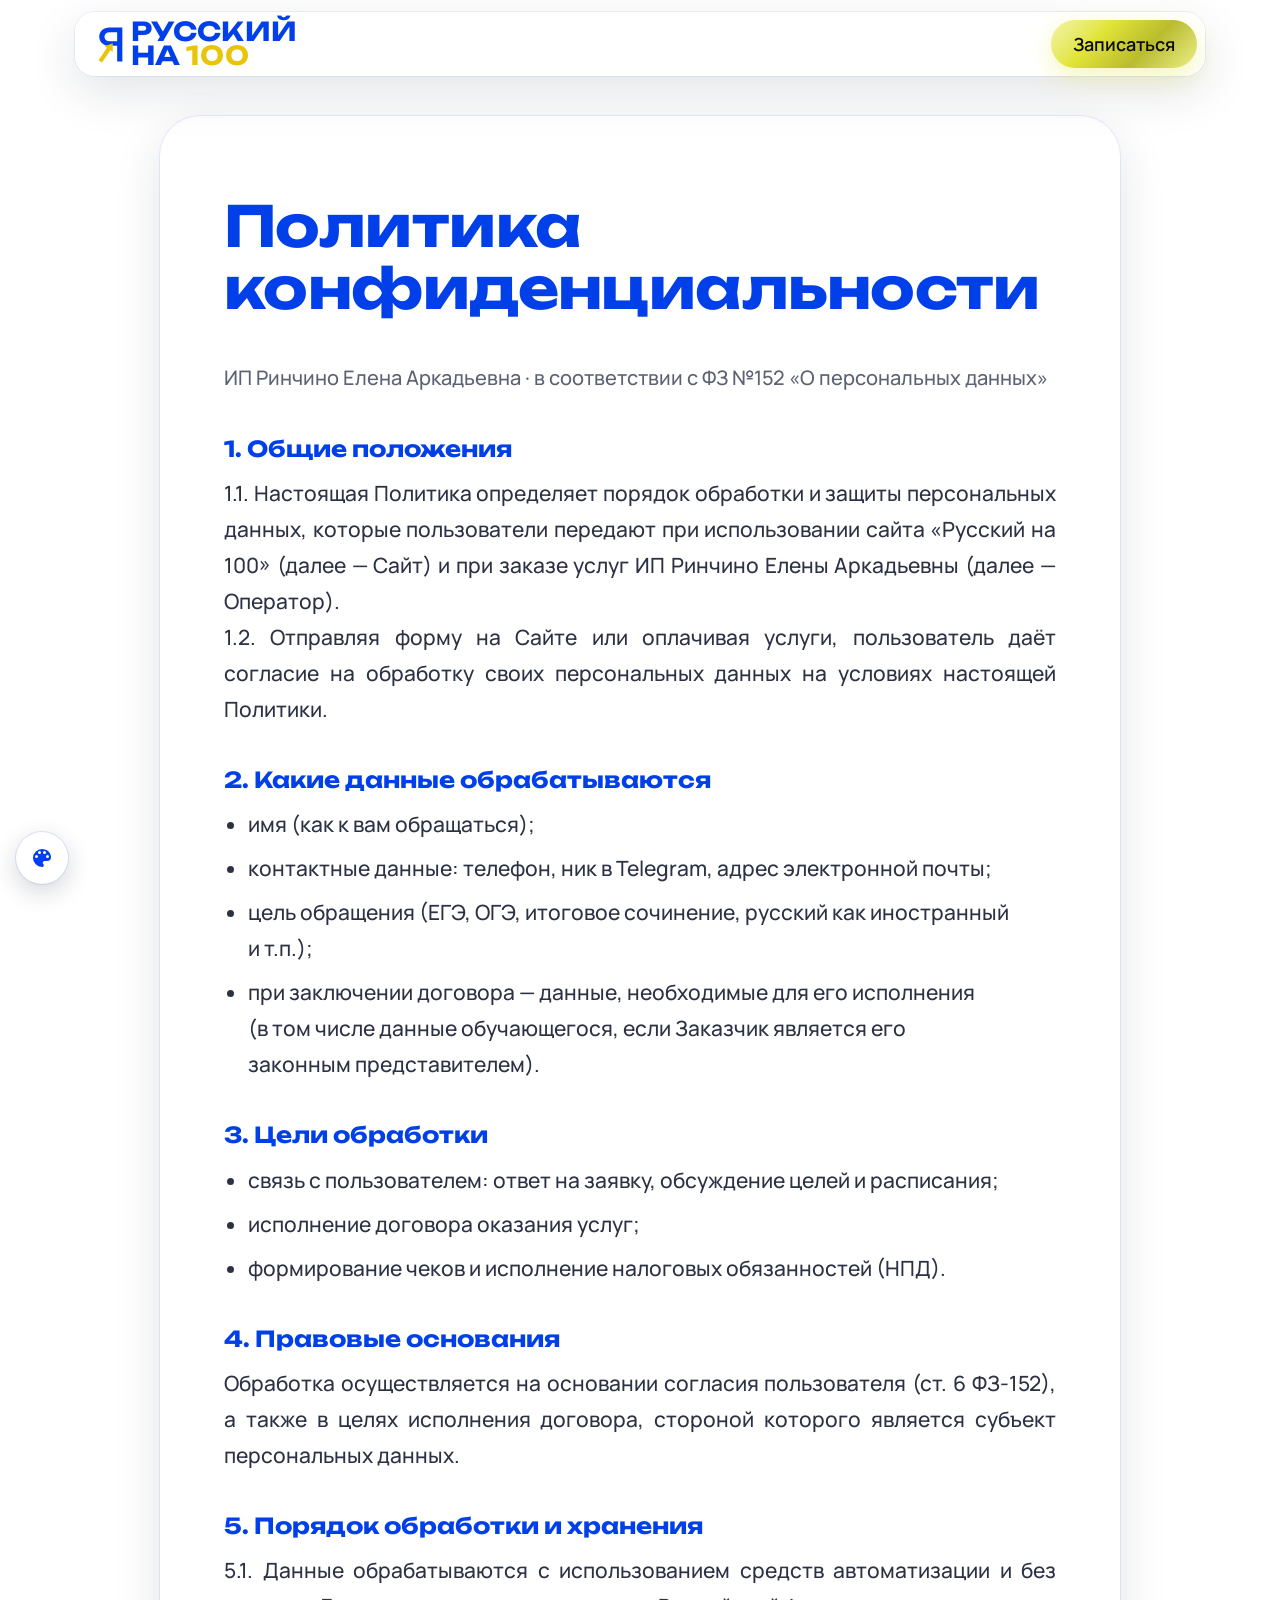
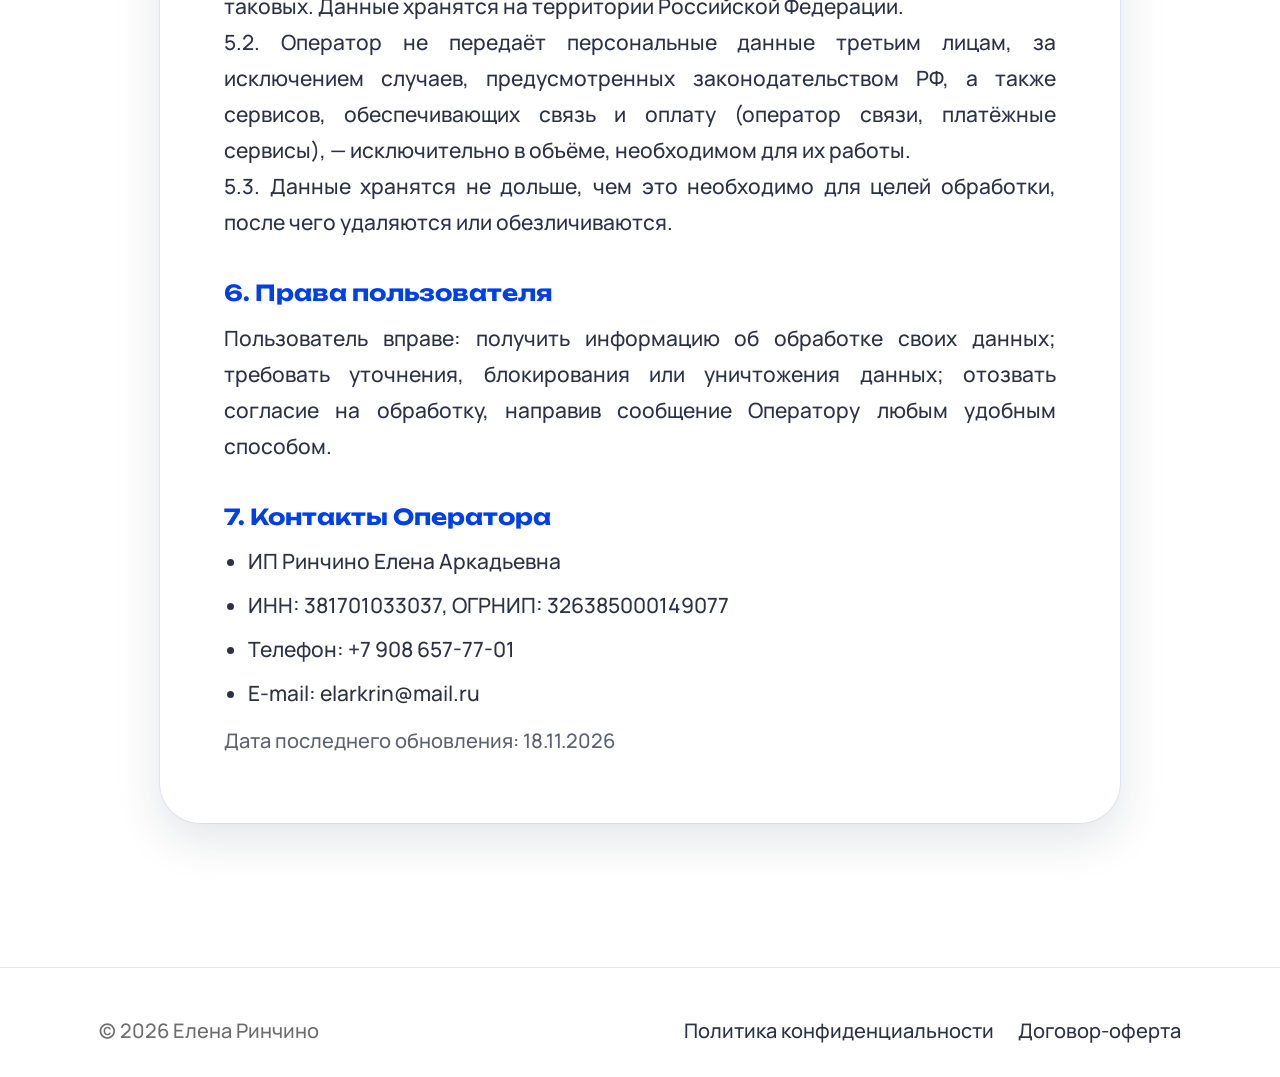
<file: politika.html>
<!doctype html>
<html lang="ru">
<head>
<meta charset="utf-8">
<meta name="viewport" content="width=device-width, initial-scale=1">
<script src="js/theme.js?v=20261124z6"></script>
<title>Политика конфиденциальности — Русский на 100</title>
<meta name="description" content="Политика обработки персональных данных ИП Ринчино Е.А. в соответствии с ФЗ-152.">
<meta name="robots" content="noindex">
<link rel="icon" href="img/favicon.svg" type="image/svg+xml">
<link href="https://fonts.googleapis.com/css2?family=Unbounded:wght@600;700&family=Manrope:wght@400;500;600;700&display=swap" rel="stylesheet">
<link rel="stylesheet" href="css/site.css?v=20261124z6">
</head>
<body class="v03" id="top">
<header class="doc-hdr"><div class="bar">
  <a class="logo" href="index.html" aria-label="На главную"><svg viewBox="0 0 80 120" width="29" height="44" aria-hidden="true"><path fill-rule="evenodd" d="M78 8 H38 C20 8 7 20 7 36 C7 52 20 64 38 64 H62 V112 H78 Z M62 22 H39 C29 22 23 28 23 36 C23 44 29 50 39 50 H62 Z" fill="#1B3A8C"/><polygon points="4.64,108.33 15.36,115.67 41.36,77.67 48.4,82.5 48.4,55.85 23.6,65.5 30.64,70.33" fill="#E2E538"/></svg><span class="wm">Русский<br>на <b>100</b></span></a>
  <a class="btn pri sm" href="index.html#contact">Записаться</a>
</div></header>
<main id="main">
<div class="wrap doc"><div class="card">
<h1 class="disp">Политика<br>конфиденциальности</h1>
<p class="meta">ИП Ринчино Елена Аркадьевна · в соответствии с ФЗ №152 «О персональных данных»</p>

<h2>1. Общие положения</h2>
<p>1.1. Настоящая Политика определяет порядок обработки и защиты персональных данных, которые пользователи передают при использовании сайта «Русский на 100» (далее — Сайт) и при заказе услуг ИП Ринчино Елены Аркадьевны (далее — Оператор).</p>
<p>1.2. Отправляя форму на Сайте или оплачивая услуги, пользователь даёт согласие на обработку своих персональных данных на условиях настоящей Политики.</p>

<h2>2. Какие данные обрабатываются</h2>
<ul>
<li>имя (как к вам обращаться);</li>
<li>контактные данные: телефон, ник в Telegram, адрес электронной почты;</li>
<li>цель обращения (ЕГЭ, ОГЭ, итоговое сочинение, русский как иностранный и т.п.);</li>
<li>при заключении договора — данные, необходимые для его исполнения (в том числе данные обучающегося, если Заказчик является его законным представителем).</li>
</ul>

<h2>3. Цели обработки</h2>
<ul>
<li>связь с пользователем: ответ на заявку, обсуждение целей и расписания;</li>
<li>исполнение договора оказания услуг;</li>
<li>формирование чеков и исполнение налоговых обязанностей (НПД).</li>
</ul>

<h2>4. Правовые основания</h2>
<p>Обработка осуществляется на основании согласия пользователя (ст. 6 ФЗ-152), а также в целях исполнения договора, стороной которого является субъект персональных данных.</p>

<h2>5. Порядок обработки и хранения</h2>
<p>5.1. Данные обрабатываются с использованием средств автоматизации и без таковых. Данные хранятся на территории Российской Федерации.</p>
<p>5.2. Оператор не передаёт персональные данные третьим лицам, за исключением случаев, предусмотренных законодательством РФ, а также сервисов, обеспечивающих связь и оплату (оператор связи, платёжные сервисы), — исключительно в объёме, необходимом для их работы.</p>
<p>5.3. Данные хранятся не дольше, чем это необходимо для целей обработки, после чего удаляются или обезличиваются.</p>

<h2>6. Права пользователя</h2>
<p>Пользователь вправе: получить информацию об обработке своих данных; требовать уточнения, блокирования или уничтожения данных; отозвать согласие на обработку, направив сообщение Оператору любым удобным способом.</p>

<h2>7. Контакты Оператора</h2>
<ul>
<li>ИП Ринчино Елена Аркадьевна</li>
<li>ИНН: 381701033037, ОГРНИП: 326385000149077</li>
<li>Телефон: +7 908 657-77-01</li>
<li>E-mail: elarkrin@mail.ru</li>
</ul>
<p class="meta">Дата последнего обновления: 18.11.2026</p>
</div></div></main>
<footer class="foot"><div class="wrap"><span style="opacity:.6">© 2026 Елена Ринчино</span><nav aria-label="Документы"><a href="politika.html">Политика конфиденциальности</a><a href="oferta.html">Договор-оферта</a></nav></div></footer>
</body>
</html>
</file>
<file: css/site.css>
/* Стили сайта «Русский на 100». Цвета заданы переменными на body.v03. */
:root{--disp:'Unbounded',sans-serif;--scr:'Cormorant Garamond',serif;--ease:cubic-bezier(0.22,1,0.36,1);--pad:48px;--max:clamp(1100px,92vw,1560px)}
.v03{--hl:#E9C40C;--p:#013FE9;--a:#E2E538;--hl:#E9C40C;--ag:linear-gradient(135deg,color-mix(in srgb,var(--a) 45%,#fff) 0%,var(--a) 32%,color-mix(in srgb,var(--a) 82%,#000) 64%,color-mix(in srgb,var(--a) 62%,#fff) 100%);--bg:#FFFFFF;--tx:#0D0C0C;--sf:#EFEBF9;--cd:#FFFFFF;--on-a:#0D0C0C;--body:'Manrope',sans-serif;--br:999px;--tx2:#2C3244;--line:color-mix(in srgb,var(--p) 12%,transparent)}
.v03 .alt,.v03 .sfbg{--cd:#FFFFFF}

*{box-sizing:border-box}
html{scroll-behavior:smooth;scroll-padding-top:92px}
body{margin:0;background:var(--bg);color:var(--tx);font-family:var(--body);font-size:23px;line-height:1.65;font-weight:500;-webkit-font-smoothing:antialiased;text-rendering:optimizeLegibility;font-feature-settings:'kern';overflow-x:hidden}
figure,blockquote{margin:0}
h2,h3,h4{text-wrap:balance}
p,li,blockquote{text-wrap:pretty}
.rev blockquote,.about .txt p,.faq details p,.rbig p,.apc .case,.whoc.n p,.fin .lead,.doc p,.dmodal .card:not(.rec) p{text-align:justify;hyphens:auto;-webkit-hyphens:auto;text-wrap:wrap}
img{display:block;max-width:100%}
a{color:inherit;text-decoration:none}
h1,h2,h3,h4,p,ul{margin:0}
ul{padding:0;list-style:none}
.disp{font-family:var(--disp);font-weight:700;line-height:1.08;letter-spacing:-.01em}
.balance{text-wrap:balance}.pretty{text-wrap:pretty}
.wrap{max-width:var(--max);margin:0 auto;padding:0 var(--pad)}
.skip{position:absolute;left:16px;top:-64px;z-index:100;padding:12px 16px;border-radius:12px;background:var(--p);color:#fff;font-weight:600}
.skip:focus{top:16px}
:focus-visible{outline:3px solid var(--hl);outline-offset:3px;border-radius:4px}
.eyb{font-family:var(--disp);font-weight:600;letter-spacing:-.01em;font-size:21px;line-height:40px;color:var(--p)}

/* логотип */
.logo{display:inline-flex;align-items:center;gap:8px}
.logo svg{flex:none}
.logo .wm{font-family:var(--disp);font-weight:700;text-transform:uppercase;line-height:.92;font-size:34px;letter-spacing:.01em;color:var(--p)}
.logo .wm b{color:var(--hl)}

/* кнопки */
.btn{display:inline-flex;align-items:center;justify-content:center;gap:12px;padding:16px 32px;border-radius:var(--br);font-family:var(--body);font-weight:600;font-size:20px;line-height:28px;cursor:pointer;border:0;white-space:nowrap;transition:transform .5s var(--ease),background .3s var(--ease),box-shadow .3s var(--ease)}
.btn:hover{transform:translateY(-2px)}
.btn:active{transform:translateY(1px) scale(.98)}
.btn.pri{background:var(--ag);color:var(--on-a);box-shadow:0 8px 24px color-mix(in srgb,var(--a) 35%,transparent)}
.btn.pri:hover{box-shadow:0 12px 32px color-mix(in srgb,var(--a) 45%,transparent)}
.btn.out{background:transparent;color:var(--p);box-shadow:inset 0 0 0 1.5px var(--p)}
.btn.inv{background:#fff;color:var(--p)}
.btn.full{width:100%}
.btn .ar{transition:transform .5s var(--ease)}.btn:hover .ar{transform:translateX(4px)}
.btn.sm{padding:12px 24px;font-size:19px;line-height:26px}
.chip{display:inline-flex;align-items:center;padding:12px 22px;border-radius:999px;font-size:21px;line-height:29px;font-weight:500;background:var(--sf);color:var(--p);white-space:nowrap}

/* шапка */
.hdr{position:sticky;top:12px;z-index:40;margin:12px auto 0;max-width:calc(var(--max) - 2*var(--pad) + 80px);padding:0 16px}
.hdr .bar{display:flex;align-items:center;gap:28px;padding:8px 8px 8px 22px;border-radius:20px;background:color-mix(in srgb,var(--cd) 78%,transparent);backdrop-filter:blur(16px);-webkit-backdrop-filter:blur(16px);box-shadow:0 8px 32px rgba(20,30,50,.08),0 0 0 1px color-mix(in srgb,var(--p) 8%,transparent)}
.hdr nav{display:flex;gap:32px;margin-left:auto}
.hdr .logo svg{width:26px;height:39px}.hdr .logo .wm{font-size:26px}
.hdr .bar>.btn{padding:11px 22px;font-size:18px;line-height:24px}
.hdr nav a{font-size:24px;line-height:31px;font-weight:600;color:var(--tx2);padding:6px 0;transition:color .3s var(--ease)}
.hdr nav a:hover,.hdr nav a.on{color:var(--p)}
.hdr nav a.on{box-shadow:inset 0 -2px 0 var(--hl)}
.burger{display:none;width:44px;height:44px;border-radius:14px;border:0;background:var(--sf);color:var(--p);cursor:pointer;position:relative;margin-left:auto}
.burger i{position:absolute;left:11px;width:22px;height:2px;background:currentColor;border-radius:2px;transition:transform .5s var(--ease),opacity .3s var(--ease)}
.burger i:nth-child(1){top:15px}.burger i:nth-child(2){top:21px}.burger i:nth-child(3){top:27px}
.menu-open .burger i:nth-child(1){transform:translateY(6px) rotate(45deg)}
.menu-open .burger i:nth-child(2){opacity:0}
.menu-open .burger i:nth-child(3){transform:translateY(-6px) rotate(-45deg)}
.mpanel{position:fixed;inset:0;z-index:35;background:color-mix(in srgb,var(--bg) 94%,transparent);backdrop-filter:blur(24px);-webkit-backdrop-filter:blur(24px);padding:96px 24px 32px;display:flex;flex-direction:column;gap:8px;opacity:0;pointer-events:none;transition:opacity .4s var(--ease)}
.menu-open .mpanel{opacity:1;pointer-events:auto}
.mpanel a{font-family:var(--disp);font-weight:700;font-size:30px;line-height:1.1;color:var(--p);opacity:0;transform:translateY(24px);transition:opacity .5s var(--ease),transform .5s var(--ease)}
.menu-open .mpanel a{opacity:1;transform:none}
.mpanel .btn{margin-top:auto;font-family:var(--body);font-size:19px;text-transform:none;line-height:27px}

/* секции */
section{position:relative}
.sec{padding:96px 0}
.sec.sfbg{background:var(--sf)}
.shd{display:flex;justify-content:space-between;align-items:flex-end;gap:32px;margin-bottom:48px}
.shd h2{font-family:var(--disp);font-weight:700;font-size:clamp(32px,4.2vw,60px);line-height:1.08;color:var(--p);margin-top:12px;max-width:1000px;text-wrap:balance}
.shd p{max-width:440px;font-size:24px;line-height:39px;color:var(--tx2)}

/* ===== HERO 03: фото с заголовком ===== */
.h-ov{padding-top:24px;padding-bottom:32px}
.h-ov .ph{position:relative;height:min(78vh,680px);min-height:520px;border-radius:32px;overflow:hidden}
.h-ov .ph img{width:100%;height:100%;object-fit:cover;object-position:55% 32%}
.h-ov .ph:after{content:'';position:absolute;inset:0;background:linear-gradient(to top,rgba(10,20,40,.55) 0%,rgba(10,20,40,.12) 45%,rgba(10,20,40,.08) 100%);pointer-events:none}
.h-ov .tags{position:absolute;z-index:1;top:24px;left:24px;right:24px;display:flex;justify-content:space-between;color:#fff}
.h-ov .tags span{padding:10px 24px;border-radius:999px;box-shadow:inset 0 0 0 1.5px rgba(255,255,255,.95);font-size:26px;line-height:36px;font-weight:700;background:color-mix(in srgb,var(--p) 62%,rgba(0,0,0,.35));backdrop-filter:blur(8px);text-shadow:0 1px 2px rgba(0,0,0,.35)}
.h-ov h1{position:absolute;z-index:1;left:48px;bottom:48px;font-size:clamp(56px,7.6vw,112px);color:#fff;text-shadow:0 4px 32px rgba(0,0,0,.25)}
.h-ov .hello{position:absolute;z-index:1;right:48px;bottom:64px;display:flex;flex-direction:column;gap:6px;padding:24px 32px 24px 26px;border-radius:24px;border-left:6px solid var(--hl);background:rgba(255,255,255,.94);backdrop-filter:blur(10px);box-shadow:0 12px 32px rgba(10,20,40,.18)}
.h-ov .hello b{font-family:var(--disp);font-weight:700;font-size:36px;line-height:1.15;color:var(--p)}
.h-ov .panel{margin-top:-32px;position:relative;z-index:2;border-radius:32px;background:var(--p);color:#fff;padding:48px;display:grid;grid-template-columns:1fr auto;gap:48px;align-items:center}
.h-ov .panel .pl{display:flex;flex-direction:column;align-items:flex-start;gap:32px}
.h-ov .panel p{font-size:30px;line-height:40px;font-weight:500;text-wrap:balance;max-width:640px}
.circ{display:flex}
.circ div{width:200px;height:200px;border-radius:50%;box-shadow:inset 0 0 0 1px rgba(255,255,255,.4);display:flex;flex-direction:column;align-items:center;justify-content:center;text-align:center;padding:24px;margin-left:-20px}
.circ div:first-child{margin-left:0}
.circ b{font-family:var(--disp);font-size:30px;line-height:1}
.circ b i{font-style:normal;color:var(--a)}
.circ span{font-size:20px;line-height:25px;color:rgba(255,255,255,.88);margin-top:8px;max-width:150px}

/* обо мне */
.about{display:grid;grid-template-columns:.9fr 1.1fr;gap:64px;align-items:center}
.about .ph{position:relative}
.about .ph img{width:100%;height:640px;object-fit:cover;border-radius:32px}
.about .badge{position:absolute;right:-24px;bottom:48px;padding:16px 24px;border-radius:24px;background:var(--ag);color:var(--on-a);box-shadow:0 16px 40px rgba(0,0,0,.15)}
.about .badge b{display:block;font-family:var(--disp);font-size:44px;line-height:1}
.about .badge span{font-size:20px;font-weight:700}
.about h2{font-family:var(--disp);font-weight:700;font-size:clamp(32px,3.4vw,52px);line-height:1.08;color:var(--p);margin:12px 0 32px;text-wrap:balance}
.about .txt p{font-size:24px;line-height:40px;color:var(--tx2);max-width:640px}
.about .txt p+p{margin-top:16px}
.about blockquote{margin:32px 0 0;padding:24px 32px;border-radius:24px;border-left:6px solid var(--hl);background:var(--sf);font-size:25px;line-height:35px;color:var(--p);font-weight:500}
.about .facts{display:flex;flex-wrap:wrap;gap:8px;margin-top:24px}

/* слоган */
.tl{padding:128px 0}
.tl p{font-family:var(--disp);font-weight:700;font-size:calc((min(92vw,1560px) - 96px) / 16);line-height:1.15;letter-spacing:-.01em;max-width:none}
.tl p span{color:color-mix(in srgb,var(--tx) 22%,transparent);transition:color .7s var(--ease)}
.tl p span.on{color:var(--p)}
.tl p span.on.acc{color:var(--a)}
.v03 .tl p span.on.acc{color:var(--p);background:linear-gradient(transparent 62%,var(--mk,color-mix(in srgb,var(--a) 70%,transparent)) 62%)}
.tl small{display:block;margin-top:32px;font-size:18px;line-height:27px;opacity:.6}

/* подход */
.ap{display:grid;grid-template-columns:1fr 1fr;gap:24px}
.apc{border-radius:32px;padding:48px;display:flex;flex-direction:column;gap:24px;min-height:480px}
.apc.a1{background:var(--p);color:#fff}
.apc.a2{background:var(--cd);box-shadow:0 0 0 1px color-mix(in srgb,var(--p) 12%,transparent);position:relative;overflow:hidden}
.apc .n{align-self:flex-start;display:inline-flex;align-items:center;gap:10px;padding:8px 18px 8px 14px;border-radius:999px;font-size:25px;line-height:30px;font-weight:700}
.apc .n:before{content:'';width:8px;height:8px;border-radius:50%;background:var(--a)}
.apc.a1 .n{color:var(--a);box-shadow:inset 0 0 0 1.5px color-mix(in srgb,var(--a) 70%,transparent)}
.apc.a2 .n{color:var(--p);background:var(--sf)}
.apc.a2 .n:before{background:var(--p)}
.apc h3{font-family:var(--disp);font-size:clamp(26px,2.8vw,38px);line-height:1.08}
.apc.a1 h3 b{color:var(--a)}
.apc.a2 h3{color:var(--p)}
.apc ul{display:flex;flex-direction:column;gap:14px;font-size:24px;line-height:39px}
.apc li{display:flex;gap:12px}
.apc li:before{content:'';flex:none;width:8px;height:8px;border-radius:2px;background:var(--ag);margin-top:9px;transform:rotate(45deg)}
.apc.a2 li:before{background:var(--p)}
.apc.a2 ul{color:var(--tx2)}
.apc .case{margin-top:auto;padding:28px;border-radius:16px;background:rgba(255,255,255,.08);font-size:24px;line-height:39px}
.apc .case b{font-family:var(--disp);white-space:nowrap;text-align:left;font-size:clamp(40px,5.6vw,88px);line-height:1;letter-spacing:-.02em;color:var(--a);display:block;margin-bottom:16px}
.apc.a1 img{flex:1 1 0;min-height:200px;width:100%;object-fit:cover;object-position:50% 30%;border-radius:20px}

/* шаги */

/* кому подходит */
/* мастерская сочинения: синяя полоса, шаги цепочкой */
.sec.ink{background:var(--p);color:#fff}
.ess h2,.get h2{font-family:var(--disp);font-weight:700;font-size:clamp(32px,4.2vw,60px);line-height:1.08;letter-spacing:-.01em;text-wrap:balance}
.ess h2{color:#fff}
.ess-hd{display:grid;grid-template-columns:auto 1fr;align-items:end;gap:48px;margin-bottom:48px}
.ess-hd p{font-size:24px;line-height:36px;color:rgba(255,255,255,.85);max-width:420px;justify-self:end;text-align:right}
/* тетрадный лист: линейки, золотые поля, оценка в углу */
.sheet{--ln:44px;position:relative;padding:var(--ln) 56px calc(var(--ln)*2) 120px;border-radius:28px;background:#fff repeating-linear-gradient(to bottom,transparent 0 calc(var(--ln) - 1px),color-mix(in srgb,var(--p) 13%,transparent) calc(var(--ln) - 1px) var(--ln)) 0 calc(var(--ln) - 10px)/100% var(--ln);box-shadow:0 32px 64px rgba(0,0,0,.28);color:var(--tx)}
.sheet:before{content:'';position:absolute;top:0;bottom:0;left:88px;width:2px;background:var(--hl)}
.steps{list-style:none;margin:0;padding:0;display:grid;grid-template-columns:1fr 1fr;grid-template-rows:repeat(3,auto);grid-auto-flow:column;column-gap:64px}
.step{display:grid;grid-template-columns:56px 1fr;grid-template-rows:auto 1fr;align-content:start;column-gap:8px;padding-bottom:var(--ln)}
.step:nth-child(-n+3){margin-left:-88px}
.step b{grid-row:span 2;font-family:var(--disp);font-size:20px;line-height:var(--ln);color:var(--p);text-align:center}
.step h3{font-family:var(--disp);font-size:24px;line-height:var(--ln);color:var(--p)}
.step p{font-size:23px;line-height:var(--ln);color:var(--tx2)}
.grade{position:absolute;right:56px;bottom:-48px;width:148px;height:148px;border-radius:50%;background:var(--ag);color:var(--on-a);display:flex;flex-direction:column;align-items:center;justify-content:center;transform:rotate(-12deg);box-shadow:0 14px 32px rgba(0,0,0,.25),inset 0 0 0 4px rgba(255,255,255,.35)}
.grade b{font-family:var(--disp);font-size:44px;line-height:1}
.grade span{font-size:17px;font-weight:700;margin-top:4px}
.tmpl{display:grid;grid-template-columns:repeat(4,1fr);gap:40px;margin-top:112px}
.tmpl div{padding-top:22px;border-top:2px solid color-mix(in srgb,var(--a) 70%,transparent)}
.tmpl h3{font-family:var(--disp);font-size:22px;line-height:1.2;color:var(--a);margin-bottom:10px}
.tmpl p{font-size:23px;line-height:36px;color:rgba(255,255,255,.9)}
/* что вы получите / почему я: без карточек */
.who2{display:grid;gap:40px}
.whoc.y ul{display:grid;grid-template-columns:minmax(0,1fr);border-radius:32px;background:var(--cd);box-shadow:0 0 0 1px color-mix(in srgb,var(--p) 12%,transparent)}
.whoc.y li{display:grid;grid-template-columns:440px minmax(0,1fr);column-gap:48px;align-items:baseline;padding:32px 40px}
.whoc.y li+li{border-top:1px solid var(--line)}
.whoc.y h3{font-family:var(--disp);font-size:30px;line-height:1.2;color:var(--p)}
.whoc.y p{font-size:24px;line-height:39px;color:var(--tx2)}
.whoc.n{max-width:none;padding:8px 0 8px 32px;border-left:6px solid var(--hl)}
.whoc.n ul{display:flex;flex-direction:column;gap:6px;list-style:none;padding:0;margin:0}
.whoc.n li{font-size:24px;line-height:38px;font-weight:600;color:var(--tx)}
.whoc.n h3{font-family:var(--disp);font-size:22px;line-height:1.2;color:var(--p);margin-bottom:10px}
.whoc.n p{font-size:24px;line-height:38px;font-weight:600;color:var(--tx)}
.fmt{display:grid;gap:80px}
.get h2{color:var(--p);margin-bottom:36px}
.get ul{display:grid;grid-template-columns:1fr 1fr;gap:20px 56px}
.get li{display:flex;gap:18px;align-items:flex-start;font-size:24px;line-height:38px;color:var(--tx);padding-bottom:20px;border-bottom:1px solid var(--line)}
.get li:before{content:'✓';flex:none;width:36px;height:36px;margin-top:-1px;border-radius:50%;display:flex;align-items:center;justify-content:center;background:var(--p);color:var(--a);font-weight:800;font-size:18px}
.whyb h3{font-family:var(--disp);font-size:clamp(26px,2.8vw,38px);line-height:1.15;color:var(--p);margin-bottom:28px}
.why{display:grid;grid-template-columns:repeat(4,1fr);gap:40px}
.why div{border-top:4px solid var(--hl);padding-top:24px}
.why h4{font-family:var(--disp);font-size:26px;line-height:1.2;color:var(--p);margin-bottom:12px}
.why p{font-size:24px;line-height:39px;color:var(--tx2)}

/* формат и почему я */

/* стоимость */
.price{display:grid;grid-template-columns:repeat(3,1fr);gap:24px;align-items:stretch}
.pc{border-radius:32px;padding:40px;background:var(--cd);box-shadow:0 0 0 1px var(--line);display:flex;flex-direction:column;gap:16px}
.pc.hi{background:var(--p);color:#fff;box-shadow:none}
.pc .tg{align-self:flex-start;padding:6px 16px;border-radius:999px;font-size:19px;line-height:24px;font-weight:600;background:var(--ag);color:var(--on-a)}
.pc h3{font-family:var(--disp);font-size:25px;line-height:1.2;letter-spacing:-.01em;color:var(--p)}
.pc.hi h3{color:#fff}
.pc ul{display:flex;flex-direction:column;gap:10px;font-size:24px;line-height:38px;color:var(--tx2)}
.pc.hi ul{color:rgba(255,255,255,.9)}
.pc li{display:flex;gap:12px}
.pc li:before{content:'';flex:none;width:7px;height:7px;margin-top:12px;border-radius:50%;background:var(--hl)}
.price-cta{display:flex;justify-content:center;margin-top:40px}
.price-cta .btn{padding:20px 44px;font-size:21px;line-height:28px}

/* результаты */
.res{display:grid;grid-template-columns:1.4fr 1fr;gap:24px}
.rbig{border-radius:32px;padding:48px;background:var(--p);color:#fff;display:flex;flex-direction:column;justify-content:space-between;gap:32px;min-height:420px}
.rbig .ch{display:flex;align-items:flex-end;gap:16px;height:200px;padding-top:48px}
.rbig .ch i{font-style:normal;flex:1;border-radius:12px 12px 0 0;background:rgba(255,255,255,.18);position:relative}
.rbig .ch i.on{background:var(--ag)}
.rbig .ch i span{position:absolute;top:-44px;left:0;right:0;text-align:center;font-family:var(--disp);font-size:25px;line-height:1;color:#fff}
.rbig .ch i.on span{color:var(--a)}
.rbig h3{font-family:var(--disp);font-size:clamp(26px,2.8vw,38px);line-height:1.08}
.rbig h3 b{color:var(--a)}
.rbig p{font-size:24px;line-height:39px;color:rgba(255,255,255,.9);max-width:600px}
.rcol{display:flex;flex-direction:column;gap:24px}
.rsm{flex:1;border-radius:32px;padding:32px;background:var(--cd);box-shadow:0 0 0 1px color-mix(in srgb,var(--p) 10%,transparent)}
.rsm b{display:block;font-family:var(--disp);font-size:44px;line-height:1.15;color:var(--p);margin-bottom:8px}
.rsm p{font-size:24px;line-height:38px;color:var(--tx2)}
.rsm:first-child{background:var(--ag);box-shadow:none}.rsm:first-child b,.rsm:first-child p{color:var(--on-a)}
.revs{display:grid;grid-template-columns:1fr 1fr;gap:28px}
.rev{display:flex;flex-direction:column;gap:18px;position:relative;border-radius:28px;padding:44px 36px 36px;background:#fff;box-shadow:0 14px 36px rgba(16,27,51,.10);overflow:hidden}
.rev:before{content:'\201C';position:absolute;top:-10px;left:22px;font-family:var(--scr);font-size:150px;line-height:1;color:var(--hl);opacity:.16;pointer-events:none}
.rev blockquote{font-size:24px;line-height:40px;color:var(--tx)}
.rev .res-note{padding:14px 20px;border-radius:16px;background:color-mix(in srgb,var(--hl) 16%,#fff);color:var(--p);font-weight:700;font-size:21px;line-height:31px}
.rev figcaption{margin-top:auto;display:flex;align-items:center;gap:12px;font-family:var(--disp);letter-spacing:-.01em;font-size:24px;line-height:1.2;color:var(--p)}
.rev figcaption:before{content:'';flex:none;width:32px;height:5px;border-radius:4px;background:var(--hl)}
.rev.feat{background:var(--p)}
.rev.feat blockquote{color:#fff}
.rev.feat .res-note{background:var(--ag);color:var(--p)}
.rev.feat figcaption{color:#fff}
.rev.feat:after{content:'';position:absolute;inset:auto -40px -40px auto;width:180px;height:180px;border-radius:50%;background:color-mix(in srgb,var(--a) 22%,transparent);pointer-events:none}

/* вопросы */
.faq{display:grid;grid-template-columns:1fr 1.6fr;gap:48px}
.faq h2{font-family:var(--disp);font-weight:700;font-size:clamp(32px,4.4vw,58px);line-height:1.08;color:var(--p)}
.faq details{padding:24px 0;border-bottom:1px solid color-mix(in srgb,var(--p) 18%,transparent)}
.faq summary:hover{color:color-mix(in srgb,var(--p) 80%,var(--hl))}
.faq summary{list-style:none;cursor:pointer;display:flex;justify-content:space-between;gap:24px;font-size:26px;line-height:34px;font-weight:600;color:var(--p)}
.faq summary::-webkit-details-marker{display:none}
.faq summary:after{content:'+';font-size:32px;line-height:32px;font-weight:400;transition:transform .5s var(--ease)}
.faq details[open]:not(.closing) summary:after{transform:rotate(45deg)}
.faq details p{padding-top:14px;font-size:24px;line-height:40px;color:var(--tx2);max-width:680px}

/* контакты */
.fin{border-radius:32px;background:var(--p);color:#fff;padding:64px;display:grid;grid-template-columns:1fr minmax(0,560px);justify-content:space-between;gap:64px;align-items:start}
.fin h2{font-family:var(--disp);font-size:clamp(36px,5vw,68px);line-height:1.08}
.fin h2 b{color:var(--a)}
.fin .lead{font-size:24px;line-height:40px;color:rgba(255,255,255,.9);margin:24px 0 32px;max-width:480px}
.fin .how{list-style:none;padding:0;margin:0;display:flex;flex-direction:column;gap:14px;max-width:440px}
.fin .how li{display:flex;align-items:center;gap:16px;font-size:22px;line-height:33px;color:rgba(255,255,255,.92)}
.fin .how b{flex:none;width:36px;height:36px;border-radius:50%;display:flex;align-items:center;justify-content:center;background:var(--ag);color:var(--on-a);font-size:20px;font-weight:700}
.fin>*{min-width:0}
.msg input{width:100%}
.msg{display:flex;flex-direction:column;gap:20px;background:#fff;color:var(--tx);border-radius:24px;padding:32px}
.msg h3{font-family:var(--disp);font-weight:700;letter-spacing:-.01em;font-size:clamp(28px,2.6vw,36px);line-height:1.12;color:var(--p);text-wrap:balance}
.goals{border:0;margin:0;padding:0;display:flex;flex-wrap:wrap;gap:8px}
.goals legend{padding:0;margin-bottom:12px;font-size:21px;font-weight:600}
.goals label{display:block;cursor:pointer}
.goals input{position:absolute;opacity:0;width:1px;height:1px}
.goals span{display:inline-block;padding:11px 20px;border-radius:999px;font-size:23px;line-height:29px;font-weight:600;color:var(--p);background:var(--sf);box-shadow:inset 0 0 0 1px var(--line);transition:background .2s var(--ease),color .2s var(--ease)}
.goals label:hover span{background:color-mix(in srgb,var(--p) 10%,var(--sf))}
.goals input:checked+span{background:var(--p);color:#fff;box-shadow:none}
.goals input:focus-visible+span{outline:3px solid var(--hl);outline-offset:2px}
.msg .nm small{font-size:18px;font-weight:500;color:#5C6272;margin-left:6px}
.prev{padding:16px 18px;border-radius:16px;background:var(--sf);border-left:4px solid var(--hl)}
.prev span{display:block;font-size:19px;line-height:25px;font-weight:600;color:#5C6272;margin-bottom:4px}
.prev p{font-size:22px;line-height:34px;color:var(--tx)}
.mess{display:flex;flex-direction:column;gap:10px}
.mb{display:flex;align-items:center;gap:14px;width:100%;padding:12px 18px 12px 12px;border-radius:16px;border:0;background:#fff;box-shadow:inset 0 0 0 1.5px var(--line);font:inherit;color:var(--tx);text-align:left;cursor:pointer;transition:box-shadow .3s var(--ease),transform .3s var(--ease)}
.mb:hover{box-shadow:inset 0 0 0 1.5px var(--p),0 10px 24px rgba(16,27,51,.10);transform:translateY(-2px)}
.mb .ic{flex:none;width:44px;height:44px;border-radius:12px;display:flex;align-items:center;justify-content:center;font-style:normal;font-weight:800;font-size:18px;color:#fff}
.ic.tg{background:#229ED9}.ic.mx{background:linear-gradient(135deg,#2F8CFF,#8A3FFC);font-size:15px}.ic.vk{background:#0077FF}.ic.wc{background:#07C160}
.mb span{flex:1;display:flex;flex-direction:column}
.mb b{font-size:21px;line-height:29px;font-weight:700;color:var(--p)}
.mb small{font-size:18px;line-height:24px;color:#5C6272}
.mb em{font-style:normal;font-size:21px;color:var(--p);transition:transform .3s var(--ease)}
.mb:hover em{transform:translateX(3px)}
.mb[aria-expanded=true] em{transform:rotate(90deg)}
.wcbox{padding:18px;border-radius:16px;background:color-mix(in srgb,#07C160 9%,#fff);display:flex;flex-direction:column;gap:12px}
.wcbox[hidden]{display:none}
.wcbox p{font-size:20px;line-height:30px}
.wcqr{align-self:center;border-radius:16px;box-shadow:0 4px 16px rgba(0,0,0,.12)}
.wcid{display:flex;align-items:center;justify-content:space-between;gap:12px;flex-wrap:wrap;padding:10px 10px 10px 16px;border-radius:12px;background:#fff}
.wcid b{font-size:21px;font-weight:700;letter-spacing:.02em;color:var(--tx);user-select:all}
.cp{padding:9px 16px;border-radius:999px;border:0;background:var(--p);color:#fff;font:inherit;font-size:19px;line-height:25px;font-weight:600;cursor:pointer}
.cp.wide{background:#fff;color:var(--p);box-shadow:inset 0 0 0 1.5px var(--p)}
.msg .note{font-size:20px;line-height:29px;font-weight:600;color:#0B7A3E}
.msg .note:empty{display:none}
.msg .agree{margin-top:-4px}
label{display:flex;flex-direction:column;gap:8px;font-size:21px;line-height:28px;font-weight:600;color:var(--tx)}
input,select,textarea{font:inherit;font-size:21px;line-height:28px;padding:14px 18px;border-radius:12px;border:1px solid color-mix(in srgb,var(--p) 28%,transparent);background:var(--bg);color:var(--tx);transition:border-color .3s var(--ease),box-shadow .3s var(--ease)}
select{appearance:none;-webkit-appearance:none;padding-right:44px;cursor:pointer;background-image:url("data:image/svg+xml,%3Csvg xmlns='http://www.w3.org/2000/svg' width='12' height='8' fill='none'%3E%3Cpath d='M1 1.5l5 5 5-5' stroke='%231B3A8C' stroke-width='2' stroke-linecap='round' stroke-linejoin='round'/%3E%3C/svg%3E");background-repeat:no-repeat;background-position:right 16px center}
input:focus,select:focus,textarea:focus{outline:none;border-color:var(--p);box-shadow:0 0 0 3px color-mix(in srgb,var(--hl) 40%,transparent)}

/* документ-страницы */
.doc{padding:40px 0 96px}
.doc .card{max-width:960px;margin:0 auto;background:var(--cd);border-radius:40px;padding:64px;box-shadow:0 16px 48px rgba(20,30,50,.12),0 0 0 1px color-mix(in srgb,var(--p) 8%,transparent)}
.doc h1{font-size:clamp(32px,4.4vw,60px);line-height:1.1;overflow-wrap:break-word;hyphens:auto;color:var(--p);margin:16px 0 40px}
.doc h2{font-family:var(--disp);font-weight:700;font-size:22px;line-height:1.15;color:var(--p);margin:40px 0 14px}
.doc p,.doc li{font-size:21px;line-height:36px;color:var(--tx2)}
.doc .card>p{max-width:72ch}
.doc ul{list-style:disc;padding-left:24px;display:flex;flex-direction:column;gap:8px;margin:12px 0}
.doc .meta{color:#5C6272;font-size:20px}
.doc-hdr{position:sticky;top:12px;z-index:40;margin:12px auto 0;max-width:calc(var(--max) - 2*var(--pad) + 80px);padding:0 16px}
.doc-hdr .bar{display:flex;align-items:center;justify-content:space-between;gap:28px;padding:8px 8px 8px 22px;border-radius:20px;background:color-mix(in srgb,var(--cd) 88%,transparent);backdrop-filter:blur(16px);-webkit-backdrop-filter:blur(16px);box-shadow:0 16px 48px rgba(20,30,50,.12),0 0 0 1px color-mix(in srgb,var(--p) 8%,transparent)}
.doc-hdr .wm{font-size:26px}.doc-hdr .logo svg{width:26px;height:39px}
.doc-hdr .bar .btn{padding:11px 22px;font-size:18px}

/* модалка документов */
.dmodal{position:fixed;inset:0;z-index:30;display:flex;padding:104px 16px 16px;background:transparent;visibility:hidden;pointer-events:none;transition:visibility 0s .4s}
.dmodal.open{visibility:visible;pointer-events:auto;transition:none}
.dmodal:before{content:'';position:absolute;inset:0;background:rgba(16,27,51,0);backdrop-filter:blur(0);-webkit-backdrop-filter:blur(0);transition:background .25s ease-out,backdrop-filter .25s ease-out,-webkit-backdrop-filter .25s ease-out}
.dmodal.open:before{background:color-mix(in srgb,#101B33 45%,transparent);backdrop-filter:blur(6px);-webkit-backdrop-filter:blur(6px)}
.dmodal .card{position:relative;width:100%;max-width:calc(var(--max) - 2*var(--pad) + 48px);margin:0 auto;max-height:100%;overflow-y:auto;overscroll-behavior:contain;background:color-mix(in srgb,var(--cd) 97%,transparent);backdrop-filter:blur(16px);-webkit-backdrop-filter:blur(16px);border-radius:24px;padding:56px;box-shadow:0 8px 32px rgba(20,30,50,.08),0 0 0 1px color-mix(in srgb,var(--p) 8%,transparent)}
.dmodal .x{position:sticky;top:0;z-index:2;float:right;width:48px;height:48px;padding:0;margin-left:16px;border-radius:999px;border:0;cursor:pointer;background:var(--ag);color:var(--on-a);font-size:0;line-height:0;box-shadow:0 6px 18px color-mix(in srgb,var(--a) 35%,transparent),0 0 0 0 color-mix(in srgb,var(--a) 0%,transparent);transition:transform .5s cubic-bezier(.34,1.56,.64,1),box-shadow .35s ease-out}
.dmodal .x:before,.dmodal .x:after{content:'';position:absolute;left:50%;top:50%;width:18px;height:2.5px;border-radius:2px;background:currentColor;transform:translate(-50%,-50%) rotate(45deg)}
.dmodal .x:after{transform:translate(-50%,-50%) rotate(-45deg)}
.dmodal .x:hover,.dmodal .x:focus-visible{transform:rotate(90deg) scale(1.08);box-shadow:0 10px 24px color-mix(in srgb,var(--a) 45%,transparent),0 0 0 8px color-mix(in srgb,var(--a) 22%,transparent)}
.dmodal .x:active{transform:rotate(90deg) scale(.9);transition-duration:.12s}
/* крестик: кружок выпрыгивает, затем линии прорисовываются по очереди */
@keyframes xPop{from{transform:scale(0) rotate(-180deg)}}
@keyframes xDraw{from{width:0}}
.dmodal.open .x{animation:xPop .6s cubic-bezier(.34,1.56,.64,1) .12s backwards}
.dmodal.open .x:before{animation:xDraw .28s ease-out .45s backwards}
.dmodal.open .x:after{animation:xDraw .28s ease-out .58s backwards}
.dmodal .card h1{font-size:clamp(24px,3.2vw,42px);color:var(--p);margin:16px 0 32px;margin-right:64px;font-family:var(--disp);font-weight:700;line-height:1.08}
.dmodal .card h2{font-family:var(--disp);font-weight:700;font-size:20px;line-height:1.15;color:var(--p);margin:36px 0 12px}
.dmodal .card:not(.rec) p,.dmodal .card:not(.rec) li{font-size:21px;line-height:36px;color:var(--tx2);max-width:80ch}
.dmodal .card ul{list-style:disc;padding-left:24px;display:flex;flex-direction:column;gap:8px;margin:12px 0}
.dmodal .card.rec{max-width:640px;padding:0;background:transparent;box-shadow:none;backdrop-filter:none;-webkit-backdrop-filter:none}
.dmodal .card.rec .x{position:absolute;top:16px;right:16px;margin:0;float:none}
.dmodal .card.rec .msg h3{padding-right:56px}
.dmodal .card.rec .msg{padding:72px 32px 32px}
.dmodal .card .meta{color:#5C6272;font-size:20px}
.agree{font-size:19px;line-height:28px;color:#5C6272}
.agree a{text-decoration:underline}

.foot{padding:48px 0 32px}
.foot{border-top:1px solid var(--line);margin-top:48px}
.foot .wrap{display:flex;justify-content:space-between;align-items:center;gap:24px;flex-wrap:wrap;font-size:20px;line-height:29px}
.foot nav{display:flex;gap:24px;flex-wrap:wrap;color:var(--tx2)}
.foot .copy{color:#5C6272}
.foot nav a:hover{text-decoration:underline}

/* появление при прокрутке */
.js .rv{opacity:0;transform:translateY(32px);transition:opacity .8s var(--ease),transform .8s var(--ease)}
.js .rv.in{opacity:1;transform:none}

/* палитры (js/theme.js ставит html[data-pal]) */
html[data-pal=classic-old] body.v03{--hl:#E8B23A;--p:#1B3A8C;--a:#E8B23A;--ag:linear-gradient(135deg,#FCE7A6 0%,#F0C55A 30%,#DDA12A 62%,#F6D77E 100%);--bg:#FFFFFF;--sf:#F1F4FB;--on-a:#14286B;--tx:#1E1E1E;--tx2:#2C3244}
html[data-pal=coral] body.v03{--p:#3B2621;--a:#E07A57;--ag:linear-gradient(135deg,#F6C2AC 0%,#E98C68 32%,#CF6440 64%,#F2B097 100%);--bg:#FAF7F2;--sf:#EFE7DC;--on-a:#2E1A15;--tx:#2A1F1B;--tx2:#4A3B35}
html[data-pal=bordo] body.v03{--p:#5A1A28;--a:#E2B142;--ag:linear-gradient(135deg,#FCE6A8 0%,#F0C25C 30%,#D79E2C 62%,#F6D681 100%);--bg:#FAF7F2;--sf:#F1E9E1;--on-a:#3E1019;--tx:#2A1E20;--tx2:#4A3A3D}
html[data-pal=sage] body.v03{--p:#233F35;--a:#EA9A78;--ag:linear-gradient(135deg,#F8CDB8 0%,#EEA584 32%,#D97F5A 64%,#F5C1A8 100%);--bg:#F8F7F2;--sf:#E9ECE4;--on-a:#1E2E28;--tx:#1F2A26;--tx2:#3A4A44}
html[data-pal=mocha] body.v03{--p:#4A382E;--a:#D9A066;--ag:linear-gradient(135deg,#F3D3AE 0%,#E0AA72 32%,#C2864A 64%,#EDC799 100%);--bg:#FAF7F2;--sf:#F0E5D6;--on-a:#33241B;--tx:#2B211C;--tx2:#4B3E36}
html[data-pal=terra] body.v03{--p:#B04E2C;--a:#F4C150;--ag:linear-gradient(135deg,#FCE3A0 0%,#F6C95E 32%,#DCA22E 64%,#F8DA8C 100%);--bg:#FFF8F1;--sf:#FBE8DA;--on-a:#4A1E0C;--tx:#2E1A12;--tx2:#4E362B}
html[data-pal=cinnamon] body.v03{--p:#9A5528;--a:#FFB386;--ag:linear-gradient(135deg,#FFD9C2 0%,#FFBC93 32%,#F0975F 64%,#FFD0B2 100%);--bg:#FFF9F3;--sf:#F9E9DA;--on-a:#4A2410;--tx:#2D1C12;--tx2:#4E3A2C}
html[data-pal=berry] body.v03{--p:#A8384F;--a:#FFB665;--ag:linear-gradient(135deg,#FFDDB0 0%,#FFBF72 32%,#F09A3C 64%,#FFD49A 100%);--bg:#FFF8F6;--sf:#FBE7E7;--on-a:#4A1420;--tx:#2D161C;--tx2:#4D3338}
html[data-pal=olive] body.v03{--p:#5E6824;--a:#F5B53A;--ag:linear-gradient(135deg,#FCE2A0 0%,#F7C152 32%,#DC9A1E 64%,#F9D683 100%);--bg:#FBFAF1;--sf:#EEF0DA;--on-a:#2E320F;--tx:#23261A;--tx2:#40452F}
html[data-pal=brick] body.v03{--p:#A2442B;--a:#EDBE3A}
html[data-pal=plum] body.v03{--p:#7D3C64;--a:#FFB38A}
html[data-pal=vanilla] body.v03{--p:#8C5A22;--a:#F5D480}
html[data-pal=coffee] body.v03{--p:#6F4E37;--a:#EBC197}
html[data-pal=cherry] body.v03{--p:#B23A3A;--a:#F7C873}
html[data-pal=copper] body.v03{--p:#9C4F2A;--a:#EED29B}
html[data-pal=garnet] body.v03{--p:#A3324A;--a:#FFA45C}
html[data-pal=cocoa] body.v03{--p:#6B3F3A;--a:#F2A9A0}
html[data-pal=lavender] body.v03{--hl:#8B72D9;--mk:var(--a);--p:#5B4E8C;--a:#CDBDF2;--on-a:#2E2550;--bg:#FAF8FE;--sf:#EEE8FB;--tx:#221D33;--tx2:#423B57}
html[data-pal=mint] body.v03{--hl:#3FA387;--mk:var(--a);--p:#2F6B5E;--a:#ADE3D2;--on-a:#173A32;--bg:#F5FBF9;--sf:#E1F3EC;--tx:#1A2B27;--tx2:#364A44}
html[data-pal=powder] body.v03{--hl:#D9768C;--mk:var(--a);--p:#8A4A5C;--a:#F5C9D2;--on-a:#4A2030;--bg:#FFF8F9;--sf:#FBE8EC;--tx:#2D1C21;--tx2:#4D3840}
html[data-pal=sky] body.v03{--hl:#5C93CF;--mk:var(--a);--p:#3A6390;--a:#BCD9F3;--on-a:#1C3552;--bg:#F6FAFE;--sf:#E3EFFA;--tx:#1B2633;--tx2:#36475A}
html[data-pal=peach] body.v03{--hl:#E8865F;--mk:var(--a);--p:#99563F;--a:#FFD5C2;--on-a:#4A2516;--bg:#FFF9F6;--sf:#FDEBE2;--tx:#2E1D16;--tx2:#4E3A31}
html[data-pal=pistachio] body.v03{--hl:#7FAF5A;--mk:var(--a);--p:#4F6B4A;--a:#D2E6BF;--on-a:#253823;--bg:#F8FBF4;--sf:#E9F2DF;--tx:#1F2A1D;--tx2:#3C4A39}
html[data-pal=lilac] body.v03{--hl:#B9739F;--mk:var(--a);--p:#6E4F7E;--a:#F3CFE0;--on-a:#3A2245;--bg:#FCF8FC;--sf:#F4E6EF;--tx:#2A1F2E;--tx2:#4A3C4F}
html[data-pal=sea] body.v03{--hl:#3E9AA6;--mk:var(--a);--p:#2C6670;--a:#A9DDE3;--on-a:#16393F;--bg:#F4FAFB;--sf:#E0F1F3;--tx:#1A2A2D;--tx2:#36494C}
html[data-pal=rosemary] body.v03{--hl:#6E9688;--mk:var(--a);--p:#4E6460;--a:#C9DCD3;--on-a:#26332F;--bg:#F6F9F7;--sf:#E5EEEA;--tx:#1F2826;--tx2:#3B4845}
html[data-pal=sakura] body.v03{--hl:#D9799F;--mk:var(--a);--p:#8C4A68;--a:#F7CDE0;--on-a:#4A1F33;--bg:#FFF7FA;--sf:#FBE6EF;--tx:#2D1C24;--tx2:#4D3842}
html[data-pal=lemon] body.v03{--hl:#B8962A;--mk:var(--a);--p:#6B5E2E;--a:#F5E6A3;--on-a:#3A3216;--bg:#FDFBF1;--sf:#F6F0D6;--tx:#2A2618;--tx2:#4A4432}
html[data-pal=blueberry] body.v03{--hl:#6F7BD0;--mk:var(--a);--p:#44508C;--a:#C5CCF2;--on-a:#222852;--bg:#F7F8FE;--sf:#E6E9FB;--tx:#1E2133;--tx2:#3A3F57}
/* бледный акцент: маркер и линии глубже, иначе теряются на кремовом фоне */
html[data-pal=night] body.v03,html[data-pal=copper] body.v03,html[data-pal=vanilla] body.v03,html[data-pal=coffee] body.v03{--mk:color-mix(in srgb,var(--a) 72%,var(--p));--hl:color-mix(in srgb,var(--a) 65%,var(--p))}
html[data-pal=night] body.v03{--mk:#DDBE80;--hl:#C29A52}
/* пастель без золота: акцент однотонный, без градиента */
html[data-pal=lavender] body.v03,html[data-pal=mint] body.v03,html[data-pal=powder] body.v03,html[data-pal=sky] body.v03,html[data-pal=peach] body.v03,html[data-pal=pistachio] body.v03,html[data-pal=lilac] body.v03,html[data-pal=sea] body.v03,html[data-pal=rosemary] body.v03,html[data-pal=sakura] body.v03,html[data-pal=lemon] body.v03,html[data-pal=blueberry] body.v03{--ag:var(--a)}
html[data-pal=emerald] body.v03{--p:#0F5B4A;--a:#E2B44A}
html[data-pal=indigo] body.v03{--p:#2B2F7A;--a:#F2B544}
html[data-pal=graphite] body.v03{--p:#2E3440;--a:#E6B54A}
html[data-pal=petrol] body.v03{--p:#134E5E;--a:#E39B5B}
html[data-pal=night] body.v03{--p:#1C2A48;--a:#E9CF9E}

/* новые палитры: фон, подложка, текст и градиент акцента выводятся из --p и --a */
html[data-pal=brick] body.v03,html[data-pal=plum] body.v03,html[data-pal=vanilla] body.v03,html[data-pal=coffee] body.v03,html[data-pal=cherry] body.v03,html[data-pal=copper] body.v03,html[data-pal=garnet] body.v03,html[data-pal=cocoa] body.v03,html[data-pal=emerald] body.v03,html[data-pal=indigo] body.v03,html[data-pal=graphite] body.v03,html[data-pal=petrol] body.v03,html[data-pal=night] body.v03{--hl:color-mix(in srgb,var(--a) 82%,var(--p));--bg:color-mix(in srgb,var(--p) 4%,#FFFBF6);--sf:color-mix(in srgb,var(--p) 11%,#FFF9F4);--on-a:color-mix(in srgb,var(--p) 55%,#000);--tx:color-mix(in srgb,var(--p) 18%,#1E1E1E);--tx2:color-mix(in srgb,var(--p) 25%,#3A3A3A);--ag:linear-gradient(135deg,color-mix(in srgb,var(--a) 45%,#fff) 0%,var(--a) 32%,color-mix(in srgb,var(--a) 82%,#000) 64%,color-mix(in srgb,var(--a) 62%,#fff) 100%)}
.logo svg path{fill:var(--p)}.logo svg polygon{fill:var(--hl)}
body.v03{transition:background-color .4s}
.palx{position:fixed;left:16px;bottom:16px;z-index:29;display:flex;flex-direction:column-reverse;align-items:flex-start;gap:10px}
.palx:has([aria-expanded=true]){z-index:45} /* под меню и формами, но открытый список — поверх шапки */
.palx-btn{width:52px;height:52px;border-radius:50%;border:0;cursor:pointer;display:flex;align-items:center;justify-content:center;background:var(--cd);color:var(--p);box-shadow:0 8px 24px rgba(16,27,51,.18),0 0 0 1px var(--line)}
.palx-list{display:grid;grid-template-columns:repeat(4,minmax(0,1fr));width:min(1000px,calc(100vw - 32px));gap:2px;max-height:calc(100vh - 100px);overflow-y:auto;overscroll-behavior:contain;padding:10px;border-radius:20px;background:var(--cd);box-shadow:0 16px 40px rgba(16,27,51,.2),0 0 0 1px var(--line)}
.palx-list[hidden]{display:none}
.palx-list button{display:flex;align-items:center;gap:10px;padding:8px 10px 8px 8px;line-height:1.2;border:0;border-radius:12px;background:none;cursor:pointer;font:inherit;font-size:17px;font-weight:600;color:var(--tx);text-align:left}
.palx-list button:hover{background:var(--sf)}
.palx-list button[aria-pressed=true]{background:var(--sf);color:var(--p)}
.palx-list i{flex:none;width:28px;height:28px;border-radius:50%;background:conic-gradient(var(--sp) 0 50%,var(--sa) 0 75%,var(--sb) 0);box-shadow:inset 0 0 0 1px rgba(0,0,0,.1)}
.palx-own{grid-column:1/-1;margin-top:6px;padding:12px 8px 6px;border-top:1px solid var(--line);display:flex;flex-wrap:wrap;align-items:center;gap:10px 18px}
.palx-own>b{flex-basis:100%;font-size:16px;color:var(--tx)}
.palx-fields{display:flex;flex-wrap:wrap;gap:8px 16px}
.palx label{display:flex;flex-direction:row;align-items:center;gap:8px;font-size:15px;line-height:1.2;font-weight:600;color:var(--tx);cursor:pointer}
.palx input[type=color]{width:38px;height:38px;padding:2px;border:1px solid var(--line);border-radius:10px;background:#fff;cursor:pointer}
.palx input[type=checkbox]{width:18px;height:18px;padding:0;accent-color:var(--p)}
.palx [data-copy-hex]{margin-left:auto}
.palx code{font:600 14px/1 ui-monospace,Menlo,monospace;color:var(--tx2);margin-left:4px;user-select:all}
.palx-reset{padding:8px 14px;border:0;border-radius:999px;background:var(--sf);color:var(--p);font:inherit;font-size:15px;font-weight:600;cursor:pointer}

/* формы записи: мягкое появление и отклик элементов */
@keyframes rise{from{opacity:0;transform:translateY(14px)}to{opacity:1;transform:none}}
@keyframes fadeIn{from{opacity:0;transform:translateY(-4px)}to{opacity:1;transform:none}}
.dmodal .card{opacity:0;transform:translateY(28px) scale(.98);transition:opacity .3s ease-out,transform .5s var(--ease)}
.dmodal.open .card{opacity:1;transform:none}
.dmodal.open .card.rec .msg>*,.fin.in .msg>*{animation:rise .6s var(--ease) both}
.dmodal.open .card.rec .msg>*:nth-child(2),.fin.in .msg>*:nth-child(2){animation-delay:.06s}
.dmodal.open .card.rec .msg>*:nth-child(3),.fin.in .msg>*:nth-child(3){animation-delay:.12s}
.dmodal.open .card.rec .msg>*:nth-child(4),.fin.in .msg>*:nth-child(4){animation-delay:.18s}
.dmodal.open .card.rec .msg>*:nth-child(5),.fin.in .msg>*:nth-child(5){animation-delay:.24s}
.dmodal.open .card.rec .msg>*:nth-child(n+6),.fin.in .msg>*:nth-child(n+6){animation-delay:.3s}
.goals span{transition:background .25s var(--ease),color .25s var(--ease),box-shadow .25s var(--ease),transform .2s var(--ease)}
.goals label:active span{transform:scale(.95)}
.goals input:checked+span{transform:scale(1.03)}
.msg .note:not(:empty){animation:fadeIn .35s var(--ease)}
@media (prefers-reduced-motion:reduce){*{transition:none!important;animation:none!important;scroll-behavior:auto!important}.js .rv{opacity:1;transform:none}}

/* ===== адаптив ===== */
@media (min-width:1680px){
  html{zoom:1.08}
}
@media (max-width:1100px){
  :root{--pad:32px}
  .hdr nav{display:none}.burger{display:block}.hdr .bar>.btn{display:none}
  .price{grid-template-columns:1fr}
  .whoc.y li{display:block}.whoc.y h3{margin-bottom:12px;white-space:normal}
  .tmpl{grid-template-columns:1fr 1fr}
  .why{grid-template-columns:1fr 1fr}
  .h-ov .panel{grid-template-columns:1fr}
  .palx-list{grid-template-columns:repeat(3,minmax(0,1fr))}
  .about,.ap,.res,.faq,.fin{grid-template-columns:minmax(0,1fr)}
  .about .ph img{height:560px}.about .badge{right:16px}
  .fin{padding:48px}
  .steps{grid-template-columns:1fr;grid-template-rows:none;grid-auto-flow:row}.step:nth-child(n){margin-left:-88px} /* на планшете шаги в одну колонку */
  .h-ov h1{bottom:132px}.h-ov .hello{left:48px;right:auto;bottom:40px;padding:16px 22px 16px 18px} /* на планшете название и имя в одной строке наезжали */
}
@media (max-width:760px){
  :root{--pad:20px}
  body{font-size:22px}
  .btn{white-space:normal;text-align:center;padding:16px 24px}
  .chip{white-space:normal}
  .sec{padding:64px 0}
  .tl{padding:80px 0}
  .tl p{font-size:clamp(30px,8.6vw,48px);line-height:1.15;letter-spacing:-.01em;text-align:left;text-align-last:left;text-wrap:balance}
  .shd{flex-direction:column;align-items:flex-start;gap:16px;margin-bottom:32px}
  .h-ov .ph{height:560px;min-height:0;border-radius:24px}
  .h-ov .ph img{object-position:50% 26%}
  .h-ov h1{left:20px;bottom:120px;font-size:46px}
  .h-ov .hello{left:20px;right:auto;bottom:52px;padding:12px 16px 12px 14px;border-radius:16px}
  .h-ov .hello b{font-size:21px}
  .h-ov .tags{left:16px;right:16px;top:16px}
  .h-ov .tags span{font-size:19px;line-height:27px;padding:8px 14px;white-space:nowrap}
  .h-ov .tags span:last-child{display:none}
  .h-ov .panel{padding:32px 20px 24px;gap:28px;border-radius:24px}
  .h-ov .panel p{font-size:22px;line-height:32px}
  .h-ov .pl .btn{width:100%}
  .circ{display:grid;grid-template-columns:1fr;gap:8px}
  .circ div{width:auto;height:auto;border-radius:16px;margin:0;padding:14px 16px;flex-direction:row;justify-content:flex-start;gap:12px;text-align:left}
  .circ b{font-size:22px;flex:none;width:112px;text-align:left}
  .rev blockquote,.about .txt p,.faq details p,.rbig p,.apc .case,.whoc.n p,.fin .lead,.doc p,.dmodal .card:not(.rec) p{text-align:left;hyphens:manual;-webkit-hyphens:manual}
  .circ span{flex:1;font-size:19px;line-height:25px;margin-top:0;max-width:none}
  .about{grid-template-columns:1fr;gap:40px}
  .about .ph img{height:460px}
  .about .badge{right:16px}
  .about .txt p{font-size:22px;line-height:34px}
  .about blockquote{font-size:22px;line-height:31px;padding:20px}
  .ap,.who2,.res,.faq,.fin,.get ul,.why{grid-template-columns:minmax(0,1fr)}
  .sheet{--ln:40px;padding:40px 16px 88px 16px;border-radius:20px}.sheet:before{display:none}
  .steps{grid-template-columns:1fr;grid-template-rows:none;grid-auto-flow:row}
  .step:nth-child(n){margin-left:0}.step{grid-template-columns:40px 1fr;column-gap:10px}.step h3{font-size:20px}.step p{font-size:21px}
  .grade{width:124px;height:124px;right:16px;bottom:-40px}.grade b{font-size:34px}.grade span{font-size:16px}
  .ess-hd{grid-template-columns:1fr;gap:12px}.ess-hd p{justify-self:start;text-align:left}
  .tmpl{grid-template-columns:1fr;gap:28px;margin-top:80px}
  .get li{font-size:22px;line-height:35px}
  .fmt{gap:56px}
  .apc,.rbig{padding:28px 20px;border-radius:24px;min-height:0}
  .whoc.y ul{grid-template-columns:minmax(0,1fr);border-radius:24px}.whoc.y li{padding:24px 20px}.whoc.y h3{font-size:21px;text-wrap:wrap}
  .whoc.n{padding-left:20px;border-left-width:5px}.whoc.n p{font-size:22px;line-height:36px}
  .whoc.n li{white-space:normal;font-size:22px;line-height:36px}
  .rbig .ch{gap:8px}.rbig .ch i span{font-size:17px;top:-28px}
  .apc.a1 img{flex:none;height:240px;min-height:0}
  .price{grid-template-columns:1fr}
  .pc{padding:28px 24px;border-radius:24px}
  .price-cta{margin-top:28px}
  .price-cta .btn{width:100%;padding:18px 24px;font-size:20px}
  .revs{grid-template-columns:1fr}
  .rev{padding:36px 20px 28px;border-radius:24px}
  .rev blockquote{font-size:22px;line-height:37px}
  .faq{gap:16px}
  .faq summary{font-size:21px;line-height:30px}
  .fin{padding:32px 20px 20px;gap:32px;border-radius:24px}
  .msg{padding:24px 20px}
  .msg h3{font-size:26px}
  .goals span{padding:9px 15px;font-size:19px}
  .fin .how{display:none}
  .fin .lead{margin-bottom:0}
  .dmodal{padding:88px 12px 12px}
  .dmodal .card{padding:32px 20px;border-radius:24px}
  .dmodal .card h1{font-size:21px;margin:12px 56px 20px 0} /* справа место под крестик */
  .dmodal .card h2{font-size:20px}
  .dmodal .card:not(.rec) p,.dmodal .card:not(.rec) li{font-size:18px;line-height:27px}
  .doc .card{padding:32px 20px;border-radius:24px}
  .doc h1{font-size:26px}
  .doc-hdr .logo .wm{font-size:18px}.doc-hdr .bar{padding:10px 12px;gap:8px}.doc-hdr .bar .btn{padding:10px 14px;font-size:17px}
  .doc h2{font-size:20px}
  .dmodal .card.rec .msg{padding:32px 20px 24px}
  .mpanel a{font-size:25px}
  p,li,blockquote{text-wrap:wrap}
  .apc .case{margin-top:8px}
  .apc h3,.whoc.y h3,.pc h3,.step h3{overflow-wrap:break-word;hyphens:auto;-webkit-hyphens:auto}
  .shd p,.ess-hd p,.apc ul,.apc .case,.tmpl p,.whoc.y p,.why p,.pc ul,.rbig p,.rsm p,.faq details p,.fin .lead{font-size:22px;line-height:34px}
  .palx-list{grid-template-columns:repeat(2,minmax(0,1fr))}.palx-list{padding:6px;gap:0;max-height:calc(100vh - 90px)}.palx-list button{font-size:14px;line-height:1.15;gap:7px;padding:5px 5px}.palx-list i{width:20px;height:20px}
  .hdr,.doc-hdr{padding:0 8px}
  .hdr .logo svg{width:22px;height:33px}.hdr .logo .wm{font-size:22px}
  .logo .wm{font-size:30px}
}
@media (max-width:359px){
  .circ b{width:96px;font-size:19px}
  .apc .case b{font-size:34px}
  .rbig .ch{gap:5px}.rbig .ch i span{font-size:15px}
  .hdr .logo .wm{font-size:20px}.hdr .logo svg{width:20px;height:30px}
}
@media (max-width:379px){
  .h-ov .tags span{font-size:17px;padding:7px 12px}
}
@media (max-width:359px){
  .h-ov .tags span{font-size:15px;padding:6px 10px}
  .rev blockquote{hyphens:auto;-webkit-hyphens:auto} /* «времяпрепровождение» шире карточки на 320px */
  .mb{gap:10px;padding:10px 12px 10px 10px}.mb span{min-width:0}.mb b{font-size:18px}.mb em{flex:none}
}
@media (max-width:1240px){
  .h-ov .panel{grid-template-columns:1fr} /* текст и три круга по 200px в одну строку не помещаются */
}
@media (min-width:1101px) and (max-width:1360px){ /* только ноутбук: на планшете и телефоне блок записи в одну колонку */
  .fin{grid-template-columns:minmax(0,1fr) minmax(0,480px);gap:40px;padding:48px}.fin .lead{text-align:left}
  .fin h2{font-size:clamp(36px,3.6vw,68px)} /* иначе «Обсудим вашу цель» не помещался рядом с формой */
}
@media (max-width:1360px){
  .ess-hd{grid-template-columns:1fr;gap:12px}.ess-hd p{justify-self:start;text-align:left;max-width:none} /* подпись «Мастерской» под заголовком, а не в узкой колонке */
}
</file>
